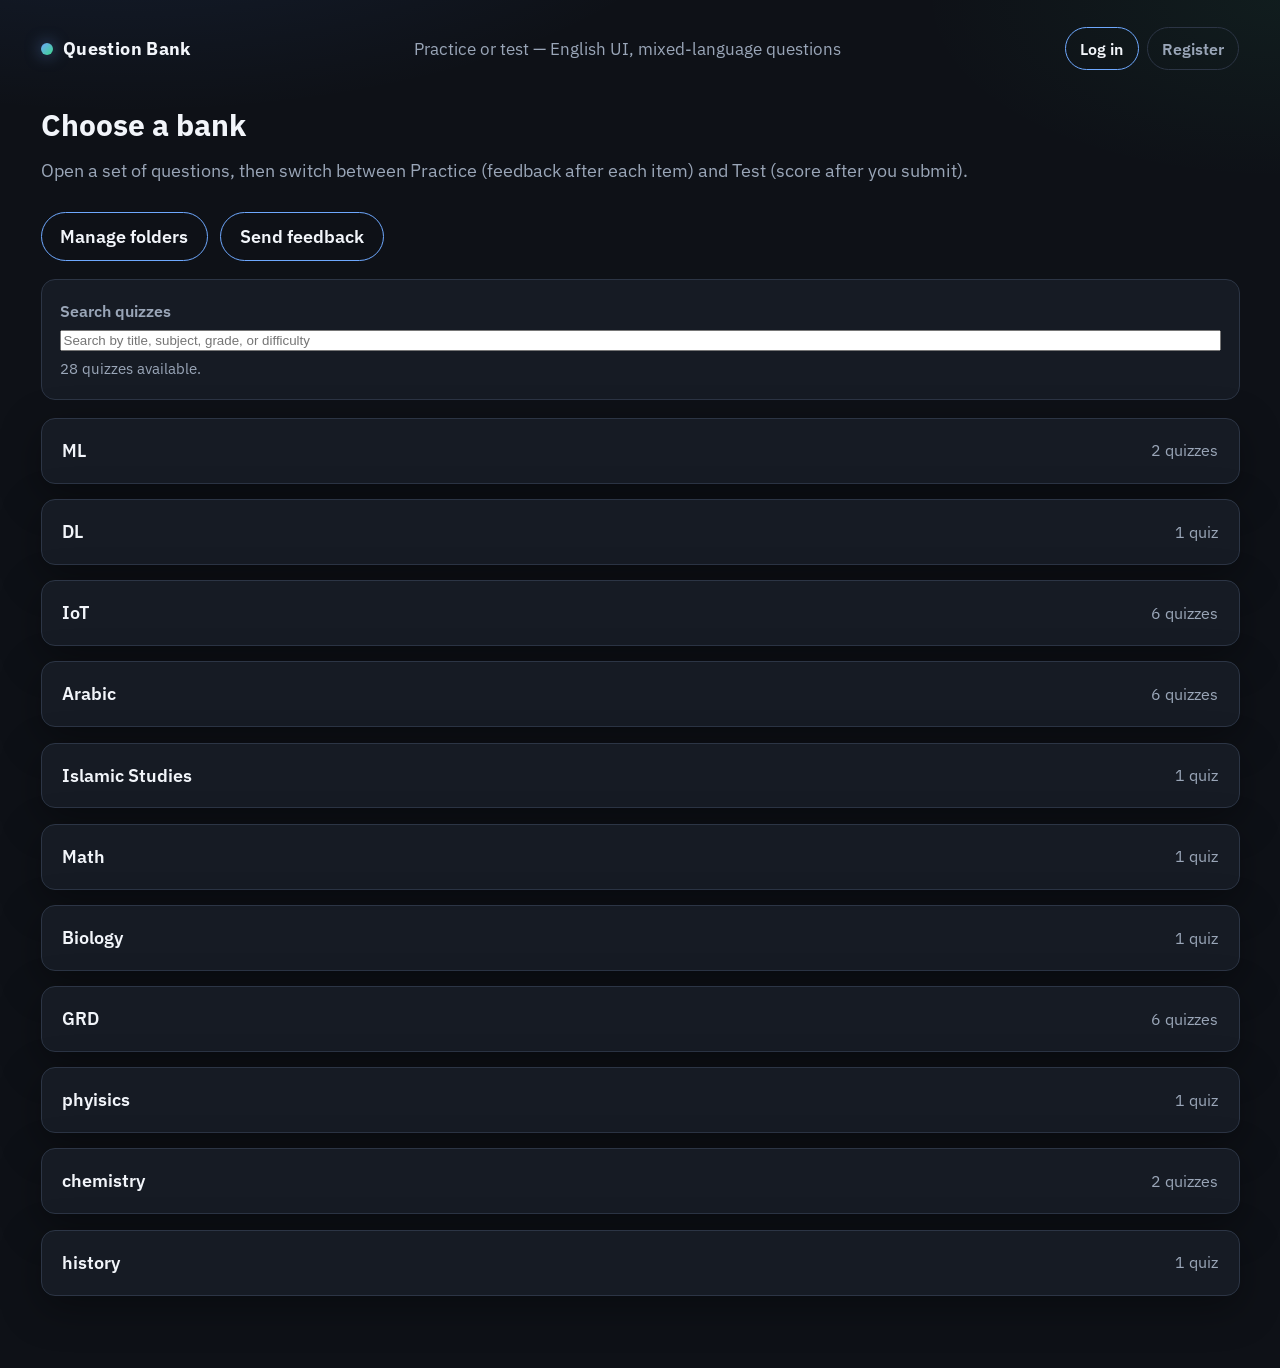
<file: index.html>
<!DOCTYPE html>
<html lang="en">
  <head>
    <meta charset="UTF-8" />
    <meta name="viewport" content="width=device-width, initial-scale=1" />
    <title>Question Bank</title>
    <link rel="preconnect" href="https://fonts.googleapis.com" />
    <link rel="preconnect" href="https://fonts.gstatic.com" crossorigin />
    <link
      href="https://fonts.googleapis.com/css2?family=IBM+Plex+Sans:wght@400;500;600;700&family=Noto+Sans+Arabic:wght@400;500;600;700&display=swap"
      rel="stylesheet"
    />
    <link rel="stylesheet" href="./css/style.css" />
  </head>
  <body>
    <div class="app">
      <header class="topbar">
        <div class="brand">
          <span class="brand-mark" aria-hidden="true"></span>
          <span>Question Bank</span>
        </div>
        <p class="tagline">Practice or test — English UI, mixed-language questions</p>
        <div id="account-bar" class="account-bar"></div>
      </header>

      <main id="view-home" class="view">
        <h1>Choose a bank</h1>
        <p class="lede">Open a set of questions, then switch between Practice (feedback after each item) and Test (score after you submit).</p>
        <div class="home-actions">
          <button type="button" id="btn-create-quiz" class="btn btn-primary">Create a quiz</button>
          <button type="button" id="btn-admin" class="btn btn-secondary" hidden>Admin dashboard</button>
          <button type="button" id="btn-manage-folders" class="btn btn-secondary">Manage folders</button>
          <button type="button" id="btn-feedback" class="btn btn-secondary">Send feedback</button>
        </div>
        <section class="search-panel" aria-labelledby="quiz-search-title">
          <label id="quiz-search-title" for="quiz-search">Search quizzes</label>
          <input id="quiz-search" type="search" placeholder="Search by title, subject, grade, or difficulty" autocomplete="off" />
          <p id="quiz-search-status" class="search-status" role="status"></p>
        </section>
        <section id="feedback-panel" class="feedback-panel" hidden aria-labelledby="feedback-title">
          <div class="feedback-header">
            <div>
              <h2 id="feedback-title">Feedback</h2>
              <p class="manager-note">Tell us what worked well or what we can improve. Feedback is saved in this browser.</p>
            </div>
            <button type="button" id="btn-close-feedback" class="btn btn-ghost">Close</button>
          </div>
          <form id="feedback-form" class="feedback-form">
            <label>
              Feedback
              <textarea id="feedback-message" maxlength="2000" required placeholder="Share a comment or suggestion"></textarea>
            </label>
            <div class="feedback-fields">
              <label>
                Category
                <select id="feedback-category" required>
                  <option value="bug">Bug or error</option>
                  <option value="content">Question/content issue</option>
                  <option value="feature">Feature request</option>
                  <option value="usability">Usability</option>
                  <option value="other">Other</option>
                </select>
              </label>
              <label>
                Priority
                <select id="feedback-priority" required>
                  <option value="low">Low</option>
                  <option value="medium" selected>Medium</option>
                  <option value="high">High</option>
                  <option value="urgent">Urgent</option>
                </select>
              </label>
            </div>
            <fieldset class="rating-field">
              <legend>Rate your experience</legend>
              <div class="rating-options">
                <label><input type="radio" name="feedback-rating" value="1" /> 1</label>
                <label><input type="radio" name="feedback-rating" value="2" /> 2</label>
                <label><input type="radio" name="feedback-rating" value="3" checked /> 3</label>
                <label><input type="radio" name="feedback-rating" value="4" /> 4</label>
                <label><input type="radio" name="feedback-rating" value="5" /> 5</label>
              </div>
            </fieldset>
            <div class="feedback-actions">
              <button type="submit" class="btn btn-primary">Submit feedback</button>
              <p id="feedback-status" class="feedback-status" role="status" hidden></p>
            </div>
          </form>
          <details class="feedback-review">
            <summary>Review saved feedback</summary>
            <div class="feedback-review-toolbar">
              <select id="feedback-filter" aria-label="Filter feedback by category">
                <option value="all">All categories</option>
                <option value="bug">Bug or error</option>
                <option value="content">Question/content issue</option>
                <option value="feature">Feature request</option>
                <option value="usability">Usability</option>
                <option value="other">Other</option>
              </select>
              <button type="button" id="btn-export-feedback" class="btn btn-ghost btn-small">Download JSON</button>
            </div>
            <div id="feedback-list" class="feedback-list"></div>
          </details>
        </section>
        <section id="quiz-creator" class="manager-panel" hidden aria-labelledby="quiz-creator-title">
          <div class="manager-header">
            <div>
              <h2 id="quiz-creator-title">Create a quiz</h2>
              <p class="manager-note">Your quiz will be submitted for admin approval. Use the JSON editor to create any supported question type.</p>
            </div>
            <button type="button" id="btn-close-creator" class="btn btn-ghost">Close</button>
          </div>
          <form id="quiz-form" class="quiz-form">
            <div class="form-grid">
              <label>Title<input id="quiz-form-title" required maxlength="120" /></label>
              <label>Subject<input id="quiz-form-subject" required maxlength="60" placeholder="e.g. Biology" /></label>
              <label>Grade level<input id="quiz-form-grade" maxlength="60" placeholder="e.g. University" /></label>
              <label>Difficulty<select id="quiz-form-difficulty"><option>Beginner</option><option selected>Intermediate</option><option>Advanced</option></select></label>
            </div>
            <label>Description<textarea id="quiz-form-description" maxlength="500" placeholder="What will learners practice?"></textarea></label>
            <label>Pinned reference text<textarea id="quiz-form-pinned-text" maxlength="12000" placeholder="Formula sheet, notes, or instructions shown beside the quiz"></textarea></label>
            <div class="form-grid">
              <label>Pinned image URLs<textarea id="quiz-form-pinned-images" class="compact-editor" placeholder="One image URL per line"></textarea></label>
              <label>Pinned video URLs<textarea id="quiz-form-pinned-videos" class="compact-editor" placeholder="One video URL per line"></textarea></label>
            </div>
            <label>Questions JSON<textarea id="quiz-form-questions" class="json-editor" required spellcheck="false" placeholder='[{"id":"q1","type":"mcq","prompt":"...","choices":["A","B"],"answer":0}]'></textarea></label>
            <p class="form-hint">Supported types: <code>mcq</code>, <code>multi</code>, <code>tf</code>, <code>match</code>, <code>numeric</code>, <code>writing</code>, <code>reading</code>, and <code>code</code>.</p>
            <div class="form-actions"><button type="submit" class="btn btn-primary">Submit for approval</button><p id="quiz-form-status" class="form-status" role="status"></p></div>
          </form>
        </section>
        <section id="admin-dashboard" class="manager-panel" hidden aria-labelledby="admin-title">
          <div class="manager-header"><div><h2 id="admin-title">Admin dashboard</h2><p class="manager-note">Review submitted quizzes and monitor recent activity.</p></div><button type="button" id="btn-close-admin" class="btn btn-ghost">Close</button></div>
          <div id="admin-quiz-list" class="admin-list"></div>
          <h3>Recent activity</h3><div id="activity-list" class="activity-list"></div>
        </section>
        <section id="folder-manager" class="folder-manager" hidden aria-labelledby="folder-manager-title">
          <div class="folder-manager-header">
            <h2 id="folder-manager-title">Manage folders</h2>
            <button type="button" id="btn-close-folder-manager" class="btn btn-ghost">Close</button>
          </div>
          <p class="manager-note">Folder changes are saved in this browser. Private folders are hidden from visitors using this browser unless you make them public again.</p>
          <div id="folder-manager-list" class="folder-manager-list"></div>
          <button type="button" id="btn-add-folder" class="btn btn-primary">New folder</button>
        </section>
        <div id="bank-list" class="bank-list"></div>
        <p id="home-status" class="status" hidden></p>
      </main>

      <main id="view-quiz" class="view" hidden>
        <div class="quiz-header">
          <div class="quiz-header-row">
            <button type="button" id="btn-back" class="btn btn-ghost">← Banks</button>
            <button type="button" id="btn-export-html" class="btn btn-secondary">Download Interactive HTML</button>
            <h1 id="quiz-title" class="quiz-title"></h1>
          </div>
          <div class="meta-row">
            <p id="progress" class="progress"></p>
            <p id="score-banner" class="score-banner" hidden></p>
            <p id="timer" class="timer" hidden></p>
          </div>
          <div class="controls">
            <fieldset class="segmented">
              <legend class="sr-only">Mode</legend>
              <label>
                <input type="radio" name="mode" value="practice" checked />
                Practice
              </label>
              <label>
                <input type="radio" name="mode" value="test" />
                Test
              </label>
              <label>
                <input type="radio" name="mode" value="timed" />
                Timed
              </label>
            </fieldset>
            <label class="toggle">
              <input type="checkbox" id="shuffle-questions" />
              Shuffle questions
            </label>
            <label class="toggle">
              <input type="checkbox" id="shuffle-choices" />
              Shuffle choices
            </label>
          </div>
          <div id="quiz-filter-container" class="quiz-filter-container" hidden>
            <div id="quiz-type-filters" class="filter-group" hidden>
              <span class="filter-label">Type:</span>
              <div id="quiz-type-buttons" class="filter-buttons" role="group" aria-label="Filter by question type"></div>
            </div>
            <div id="quiz-topic-filters" class="filter-group" hidden>
              <span class="filter-label">Topic:</span>
              <div id="quiz-topic-buttons" class="filter-buttons" role="group" aria-label="Filter by topic"></div>
            </div>
          </div>
        </div>

        <div class="quiz-layout">
          <nav id="jump-nav" class="jump-nav" aria-label="Jump to question">
            <div class="jump-toolbar">
              <p class="jump-label">Jump to question</p>
              <label class="toggle">
                <input type="checkbox" id="bookmarks-only" />
                Bookmarks only
              </label>
              <div class="jump-stepper" aria-label="Move between questions">
                <button type="button" id="jump-prev" class="jump-step-btn" aria-label="Previous question">‹</button>
                <button type="button" id="jump-next" class="jump-step-btn" aria-label="Next question">›</button>
              </div>
            </div>
            <div id="jump-grid" class="jump-grid"></div>
          </nav>

          <aside id="pinned-reference" class="pinned-reference" aria-labelledby="pinned-reference-title" hidden>
            <div class="pinned-reference-header">
              <h2 id="pinned-reference-title">Pinned reference</h2>
              <span class="pinned-reference-badge">Reference</span>
            </div>
            <div id="pinned-reference-content" class="pinned-reference-content"></div>
          </aside>

          <div class="quiz-content">
            <div id="question-list" class="question-list"></div>
            <p id="empty-filter" class="empty-filter" hidden>No bookmarked questions yet. Star a question to save it here.</p>

            <div class="quiz-actions">
              <button type="button" id="btn-next-timed" class="btn btn-primary" hidden>Next question</button>
              <button type="button" id="btn-submit" class="btn btn-primary" hidden>Submit</button>
            </div>
          </div>
        </div>
      </main>
    </div>
    <dialog id="auth-dialog" class="auth-dialog" aria-labelledby="auth-title">
      <form id="auth-form" class="auth-form">
        <div class="auth-header">
          <div>
            <h2 id="auth-title">Log in</h2>
            <p id="auth-description" class="auth-description">Sign in to create quizzes and save your work.</p>
          </div>
          <button type="button" id="auth-close" class="btn btn-ghost btn-small">Close</button>
        </div>
        <label id="auth-name-label" hidden>Display name<input id="auth-name" maxlength="60" autocomplete="name" /></label>
        <label>
          Username
          <input id="auth-username" type="text" required minlength="3" maxlength="30" pattern="[A-Za-z0-9_-]+" autocomplete="username" autocapitalize="none" spellcheck="false" placeholder="Username" />
          <small class="auth-hint">3–30 characters: letters, numbers, underscores, or hyphens.</small>
        </label>
        <label>Password<input id="auth-password" type="password" required minlength="6" autocomplete="current-password" /></label>
        <p id="auth-status" class="form-status" role="status" aria-live="polite"></p>
        <div class="auth-actions">
          <button id="auth-submit" type="submit" class="btn btn-primary">Log in</button>
          <button id="auth-switch" type="button" class="btn btn-ghost">Create an account</button>
        </div>
      </form>
    </dialog>
    <script src="./js/app.js?v=6" type="module"></script>
  </body>
</html>
</file>
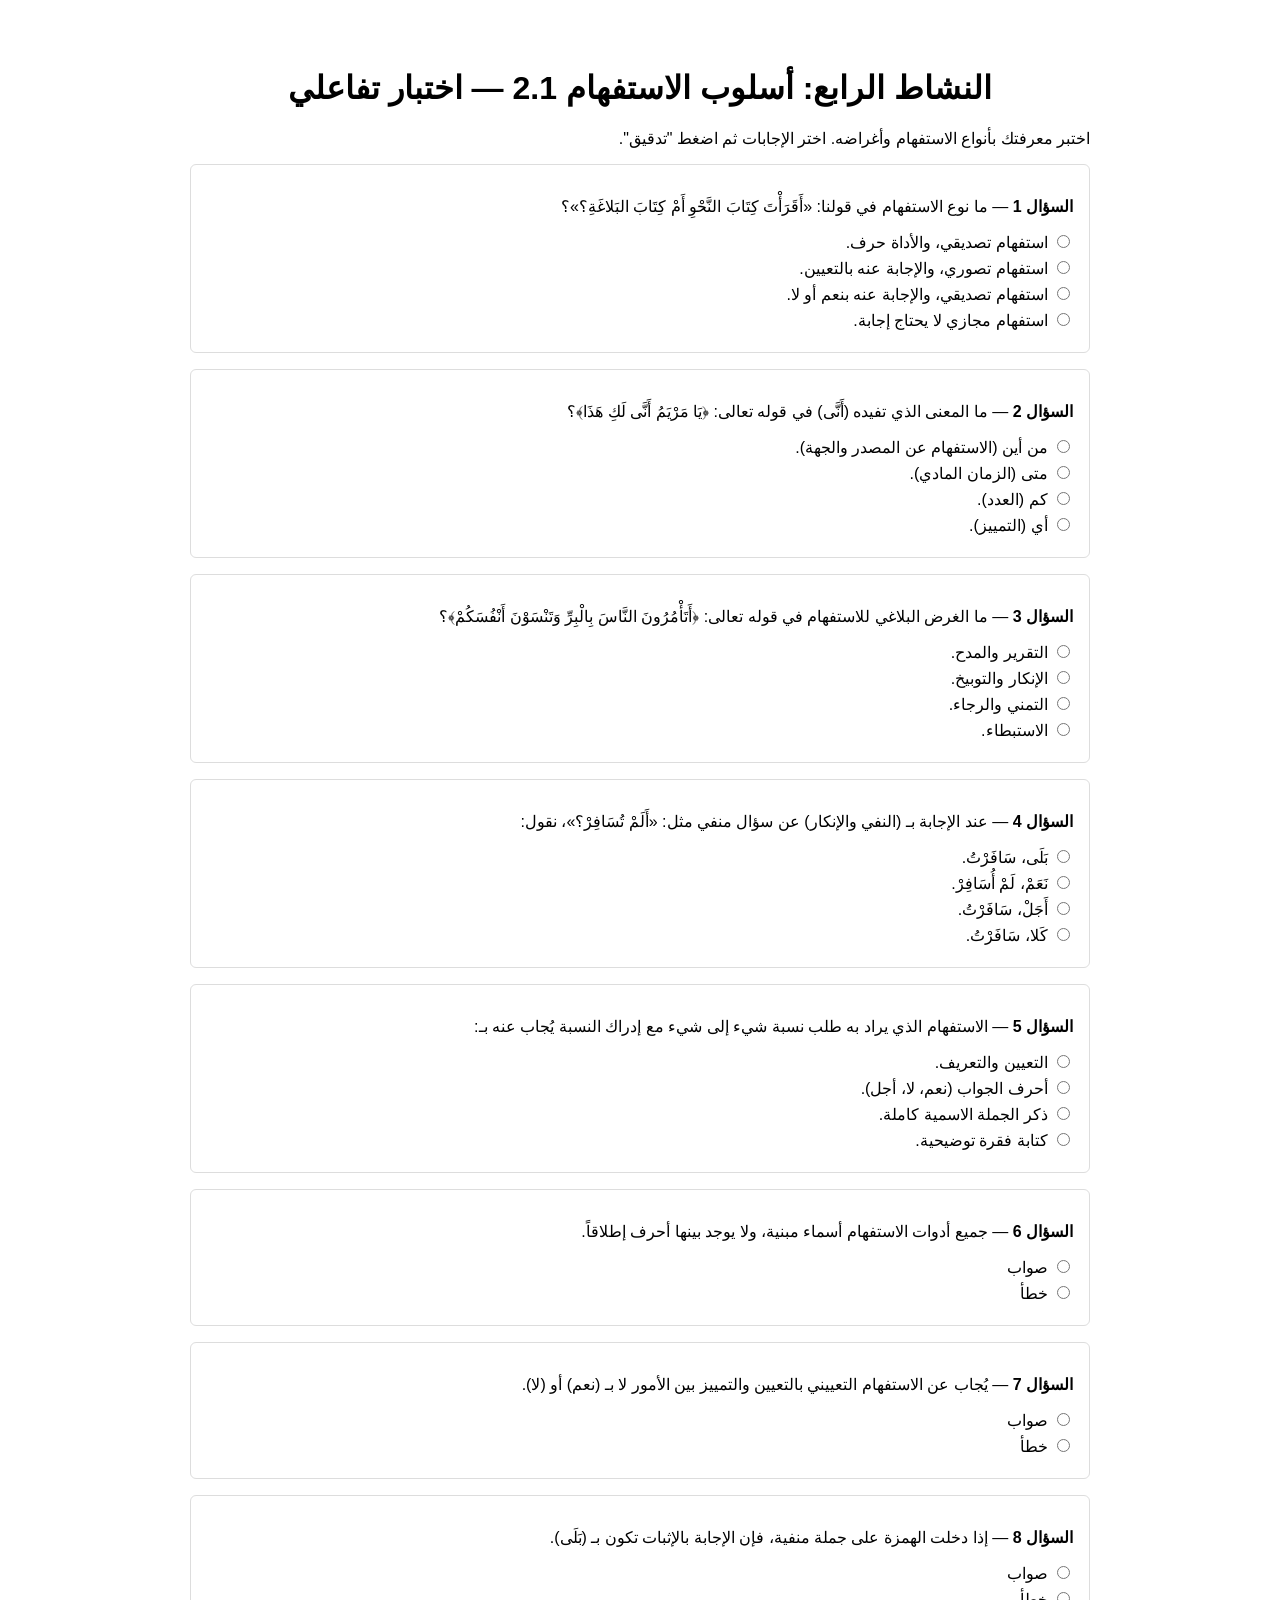
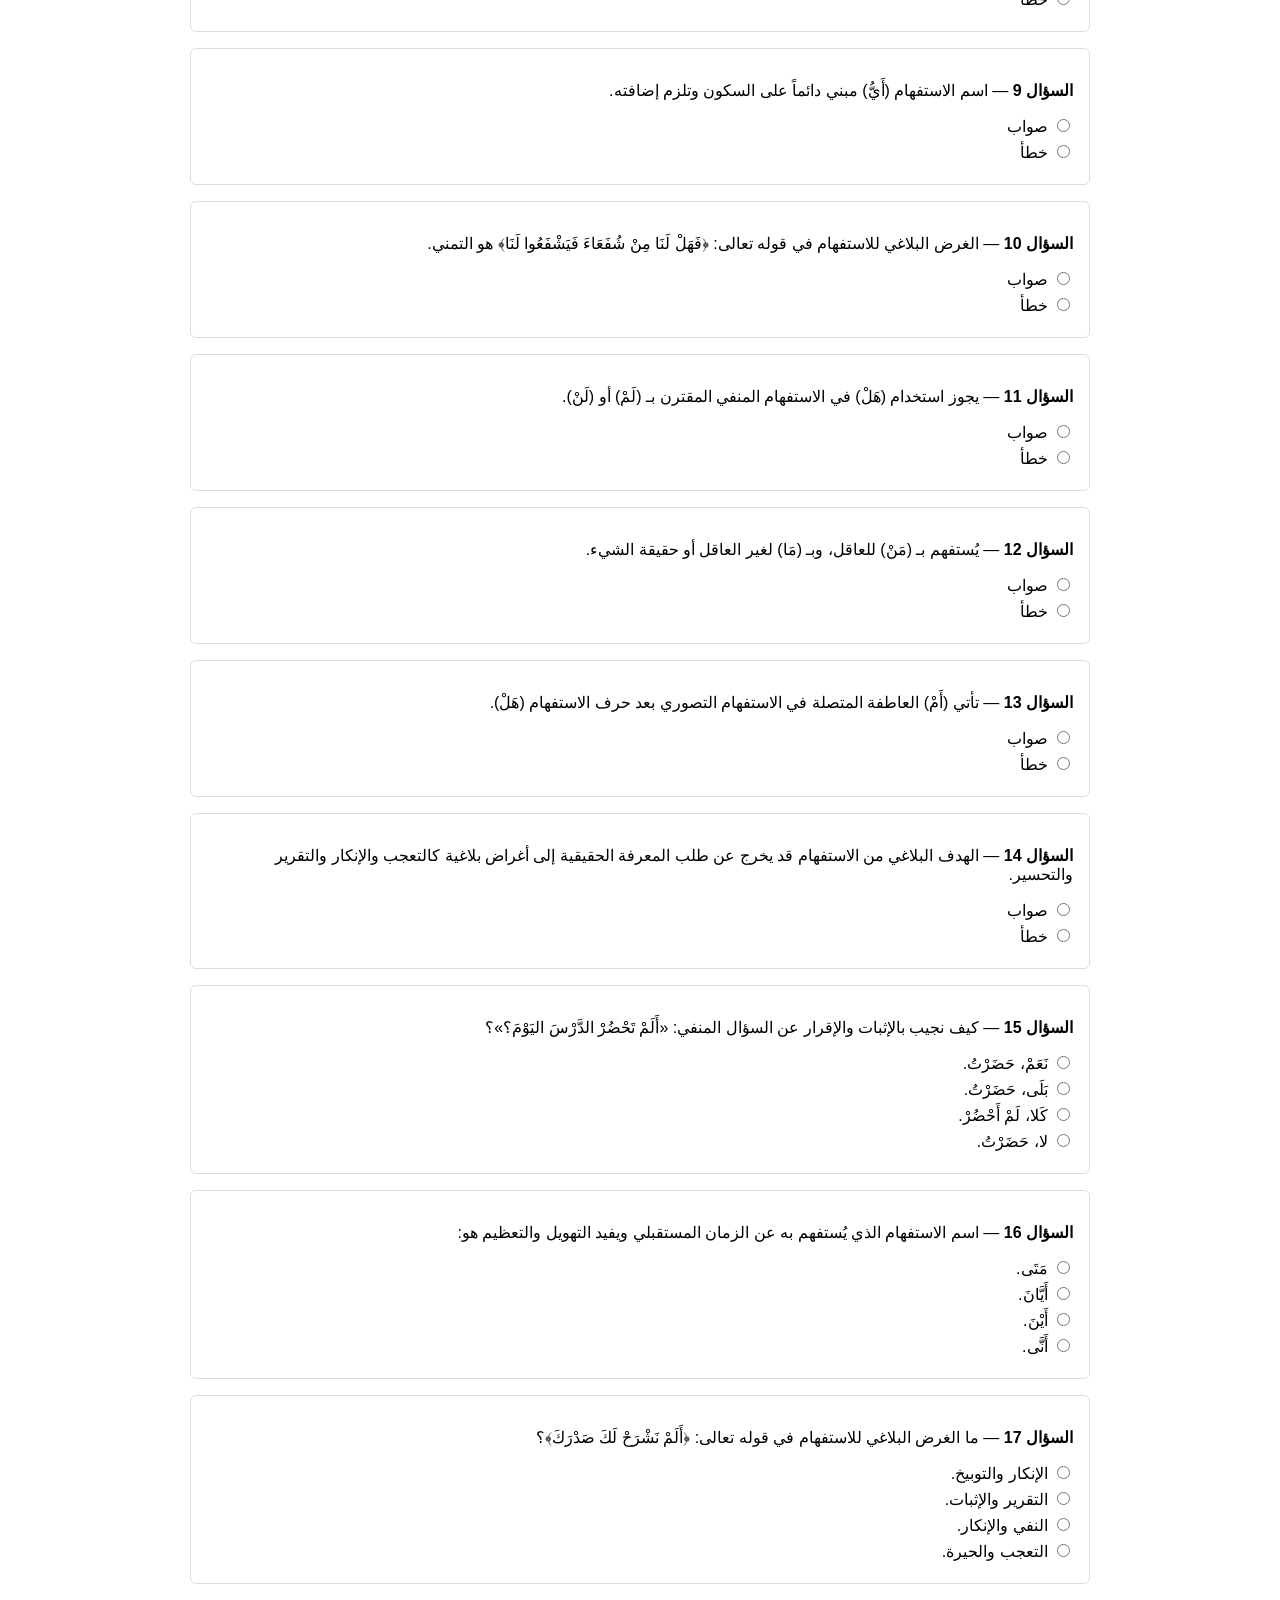
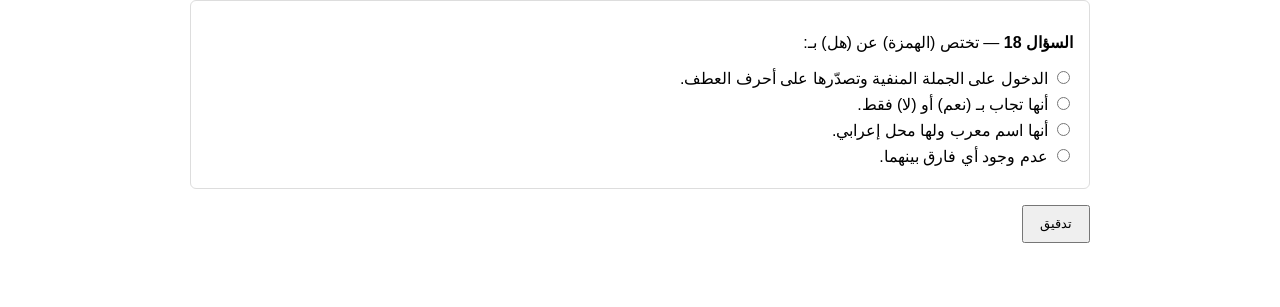
<file: docs/activities/arabic/activity-04-istifham.html>
<!doctype html>
<html lang="ar" dir="rtl">
<head>
  <meta charset="utf-8">
  <meta name="viewport" content="width=device-width,initial-scale=1">
  <title>النشاط الرابع: أسلوب الاستفهام 2.1 — اختبار تفاعلي</title>
  <style>
    body { font-family: "Segoe UI", Tahoma, Arial, sans-serif; max-width:900px; margin:2rem auto; padding:1rem; }
    h1 { text-align:center }
    .q { border:1px solid #ddd; padding:1rem; margin:1rem 0; border-radius:6px; }
    .choices label { display:block; margin:6px 0; }
    .result { margin-top:1rem; font-weight:700 }
    button { padding:0.6rem 1rem }
  </style>
</head>
<body>
  <h1>النشاط الرابع: أسلوب الاستفهام 2.1 — اختبار تفاعلي</h1>
  <p>اختبر معرفتك بأنواع الاستفهام وأغراضه. اختر الإجابات ثم اضغط "تدقيق".</p>
  <form id="quiz">

    <div class="q" data-answer="استفهام تصديقي، والإجابة عنه بنعم أو لا.">
      <p><strong>السؤال 1</strong> — ما نوع الاستفهام في قولنا: «أَقَرَأْتَ كِتَابَ النَّحْوِ أَمْ كِتَابَ البَلاغَةِ؟»؟</p>
      <div class="choices">
        <label><input type="radio" name="q1" value="استفهام تصديقي، والأداة حرف."> استفهام تصديقي، والأداة حرف.</label>
        <label><input type="radio" name="q1" value="استفهام تصوري، والإجابة عنه بالتعيين."> استفهام تصوري، والإجابة عنه بالتعيين.</label>
        <label><input type="radio" name="q1" value="استفهام تصديقي، والإجابة عنه بنعم أو لا."> استفهام تصديقي، والإجابة عنه بنعم أو لا.</label>
        <label><input type="radio" name="q1" value="استفهام مجازي لا يحتاج إجابة."> استفهام مجازي لا يحتاج إجابة.</label>
      </div>
    </div>

    <div class="q" data-answer="من أين (الاستفهام عن المصدر والجهة).">
      <p><strong>السؤال 2</strong> — ما المعنى الذي تفيده (أَنَّى) في قوله تعالى: ﴿يَا مَرْيَمُ أَنَّى لَكِ هَذَا﴾؟</p>
      <div class="choices">
        <label><input type="radio" name="q2" value="من أين (الاستفهام عن المصدر والجهة)."> من أين (الاستفهام عن المصدر والجهة).</label>
        <label><input type="radio" name="q2" value="متى (الزمان المادي)."> متى (الزمان المادي).</label>
        <label><input type="radio" name="q2" value="كم (العدد)."> كم (العدد).</label>
        <label><input type="radio" name="q2" value="أي (التمييز)."> أي (التمييز).</label>
      </div>
    </div>

    <div class="q" data-answer="الإنكار والتوبيخ.">
      <p><strong>السؤال 3</strong> — ما الغرض البلاغي للاستفهام في قوله تعالى: ﴿أَتَأْمُرُونَ النَّاسَ بِالْبِرِّ وَتَنْسَوْنَ أَنْفُسَكُمْ﴾؟</p>
      <div class="choices">
        <label><input type="radio" name="q3" value="التقرير والمدح."> التقرير والمدح.</label>
        <label><input type="radio" name="q3" value="الإنكار والتوبيخ."> الإنكار والتوبيخ.</label>
        <label><input type="radio" name="q3" value="التمني والرجاء."> التمني والرجاء.</label>
        <label><input type="radio" name="q3" value="الاستبطاء."> الاستبطاء.</label>
      </div>
    </div>

    <div class="q" data-answer="بَلَى، سَافَرْتُ.">
      <p><strong>السؤال 4</strong> — عند الإجابة بـ (النفي والإنكار) عن سؤال منفي مثل: «أَلَمْ تُسَافِرْ؟»، نقول:</p>
      <div class="choices">
        <label><input type="radio" name="q4" value="بَلَى، سَافَرْتُ."> بَلَى، سَافَرْتُ.</label>
        <label><input type="radio" name="q4" value="نَعَمْ، لَمْ أُسَافِرْ."> نَعَمْ، لَمْ أُسَافِرْ.</label>
        <label><input type="radio" name="q4" value="أَجَلْ، سَافَرْتُ."> أَجَلْ، سَافَرْتُ.</label>
        <label><input type="radio" name="q4" value="كَلا، سَافَرْتُ."> كَلا، سَافَرْتُ.</label>
      </div>
    </div>

    <div class="q" data-answer="التعيين والتعريف.">
      <p><strong>السؤال 5</strong> — الاستفهام الذي يراد به طلب نسبة شيء إلى شيء مع إدراك النسبة يُجاب عنه بـ:</p>
      <div class="choices">
        <label><input type="radio" name="q5" value="التعيين والتعريف."> التعيين والتعريف.</label>
        <label><input type="radio" name="q5" value="أحرف الجواب (نعم، لا، أجل)."> أحرف الجواب (نعم، لا، أجل).</label>
        <label><input type="radio" name="q5" value="ذكر الجملة الاسمية كاملة."> ذكر الجملة الاسمية كاملة.</label>
        <label><input type="radio" name="q5" value="كتابة فقرة توضيحية."> كتابة فقرة توضيحية.</label>
      </div>
    </div>

    <div class="q" data-answer="خطأ">
      <p><strong>السؤال 6</strong> — جميع أدوات الاستفهام أسماء مبنية، ولا يوجد بينها أحرف إطلاقاً.</p>
      <div class="choices">
        <label><input type="radio" name="q6" value="صواب"> صواب</label>
        <label><input type="radio" name="q6" value="خطأ"> خطأ</label>
      </div>
    </div>

    <div class="q" data-answer="صواب">
      <p><strong>السؤال 7</strong> — يُجاب عن الاستفهام التعييني بالتعيين والتمييز بين الأمور لا بـ (نعم) أو (لا).</p>
      <div class="choices">
        <label><input type="radio" name="q7" value="صواب"> صواب</label>
        <label><input type="radio" name="q7" value="خطأ"> خطأ</label>
      </div>
    </div>

    <div class="q" data-answer="صواب">
      <p><strong>السؤال 8</strong> — إذا دخلت الهمزة على جملة منفية، فإن الإجابة بالإثبات تكون بـ (بَلَى).</p>
      <div class="choices">
        <label><input type="radio" name="q8" value="صواب"> صواب</label>
        <label><input type="radio" name="q8" value="خطأ"> خطأ</label>
      </div>
    </div>

    <div class="q" data-answer="خطأ">
      <p><strong>السؤال 9</strong> — اسم الاستفهام (أَيُّ) مبني دائماً على السكون وتلزم إضافته.</p>
      <div class="choices">
        <label><input type="radio" name="q9" value="صواب"> صواب</label>
        <label><input type="radio" name="q9" value="خطأ"> خطأ</label>
      </div>
    </div>

    <div class="q" data-answer="خطأ">
      <p><strong>السؤال 10</strong> — الغرض البلاغي للاستفهام في قوله تعالى: ﴿فَهَلْ لَنَا مِنْ شُفَعَاءَ فَيَشْفَعُوا لَنَا﴾ هو التمني.</p>
      <div class="choices">
        <label><input type="radio" name="q10" value="صواب"> صواب</label>
        <label><input type="radio" name="q10" value="خطأ"> خطأ</label>
      </div>
    </div>

    <div class="q" data-answer="صواب">
      <p><strong>السؤال 11</strong> — يجوز استخدام (هَلْ) في الاستفهام المنفي المقترن بـ (لَمْ) أو (لَنْ).</p>
      <div class="choices">
        <label><input type="radio" name="q11" value="صواب"> صواب</label>
        <label><input type="radio" name="q11" value="خطأ"> خطأ</label>
      </div>
    </div>

    <div class="q" data-answer="صواب">
      <p><strong>السؤال 12</strong> — يُستفهم بـ (مَنْ) للعاقل، وبـ (مَا) لغير العاقل أو حقيقة الشيء.</p>
      <div class="choices">
        <label><input type="radio" name="q12" value="صواب"> صواب</label>
        <label><input type="radio" name="q12" value="خطأ"> خطأ</label>
      </div>
    </div>

    <div class="q" data-answer="صواب">
      <p><strong>السؤال 13</strong> — تأتي (أَمْ) العاطفة المتصلة في الاستفهام التصوري بعد حرف الاستفهام (هَلْ).</p>
      <div class="choices">
        <label><input type="radio" name="q13" value="صواب"> صواب</label>
        <label><input type="radio" name="q13" value="خطأ"> خطأ</label>
      </div>
    </div>

    <div class="q" data-answer="صواب">
      <p><strong>السؤال 14</strong> — الهدف البلاغي من الاستفهام قد يخرج عن طلب المعرفة الحقيقية إلى أغراض بلاغية كالتعجب والإنكار والتقرير والتحسير.</p>
      <div class="choices">
        <label><input type="radio" name="q14" value="صواب"> صواب</label>
        <label><input type="radio" name="q14" value="خطأ"> خطأ</label>
      </div>
    </div>

    <div class="q" data-answer="بَلَى، حَضَرْتُ.">
      <p><strong>السؤال 15</strong> — كيف نجيب بالإثبات والإقرار عن السؤال المنفي: «أَلَمْ تَحْضُرْ الدَّرْسَ اليَوْمَ؟»؟</p>
      <div class="choices">
        <label><input type="radio" name="q15" value="نَعَمْ، حَضَرْتُ."> نَعَمْ، حَضَرْتُ.</label>
        <label><input type="radio" name="q15" value="بَلَى، حَضَرْتُ."> بَلَى، حَضَرْتُ.</label>
        <label><input type="radio" name="q15" value="كَلا، لَمْ أَحْضُرْ."> كَلا، لَمْ أَحْضُرْ.</label>
        <label><input type="radio" name="q15" value="لا، حَضَرْتُ."> لا، حَضَرْتُ.</label>
      </div>
    </div>

    <div class="q" data-answer="أَيَّانَ.">
      <p><strong>السؤال 16</strong> — اسم الاستفهام الذي يُستفهم به عن الزمان المستقبلي ويفيد التهويل والتعظيم هو:</p>
      <div class="choices">
        <label><input type="radio" name="q16" value="مَتَى."> مَتَى.</label>
        <label><input type="radio" name="q16" value="أَيَّانَ."> أَيَّانَ.</label>
        <label><input type="radio" name="q16" value="أَيْنَ."> أَيْنَ.</label>
        <label><input type="radio" name="q16" value="أَنَّى."> أَنَّى.</label>
      </div>
    </div>

    <div class="q" data-answer="النفي والإنكار.">
      <p><strong>السؤال 17</strong> — ما الغرض البلاغي للاستفهام في قوله تعالى: ﴿أَلَمْ نَشْرَحْ لَكَ صَدْرَكَ﴾؟</p>
      <div class="choices">
        <label><input type="radio" name="q17" value="الإنكار والتوبيخ."> الإنكار والتوبيخ.</label>
        <label><input type="radio" name="q17" value="التقرير والإثبات."> التقرير والإثبات.</label>
        <label><input type="radio" name="q17" value="النفي والإنكار."> النفي والإنكار.</label>
        <label><input type="radio" name="q17" value="التعجب والحيرة."> التعجب والحيرة.</label>
      </div>
    </div>

    <div class="q" data-answer="الدخول على الجملة المنفية وتصدّرها على أحرف العطف.">
      <p><strong>السؤال 18</strong> — تختص (الهمزة) عن (هل) بـ:</p>
      <div class="choices">
        <label><input type="radio" name="q18" value="الدخول على الجملة المنفية وتصدّرها على أحرف العطف."> الدخول على الجملة المنفية وتصدّرها على أحرف العطف.</label>
        <label><input type="radio" name="q18" value="أنها تجاب بـ (نعم) أو (لا) فقط."> أنها تجاب بـ (نعم) أو (لا) فقط.</label>
        <label><input type="radio" name="q18" value="أنها اسم معرب ولها محل إعرابي."> أنها اسم معرب ولها محل إعرابي.</label>
        <label><input type="radio" name="q18" value="عدم وجود أي فارق بينهما."> عدم وجود أي فارق بينهما.</label>
      </div>
    </div>

    <p><button type="button" id="grade">تدقيق</button></p>
    <div id="output" class="result" aria-live="polite"></div>
  </form>

  <script>
    document.getElementById('grade').addEventListener('click', function(){
      const qs = Array.from(document.querySelectorAll('.q'));
      let score = 0;
      qs.forEach((el) => {
        const correct = el.getAttribute('data-answer');
        const radios = el.querySelectorAll('input[type=radio]');
        let user = null;
        radios.forEach(r => { if (r.checked) user = r.value; });
        if (!user) return;
        if (user === correct) score++;
      });
      document.getElementById('output').textContent = `درجتك: ${score} / ${qs.length}`;
    });
  </script>
</body>
</html>
</file>
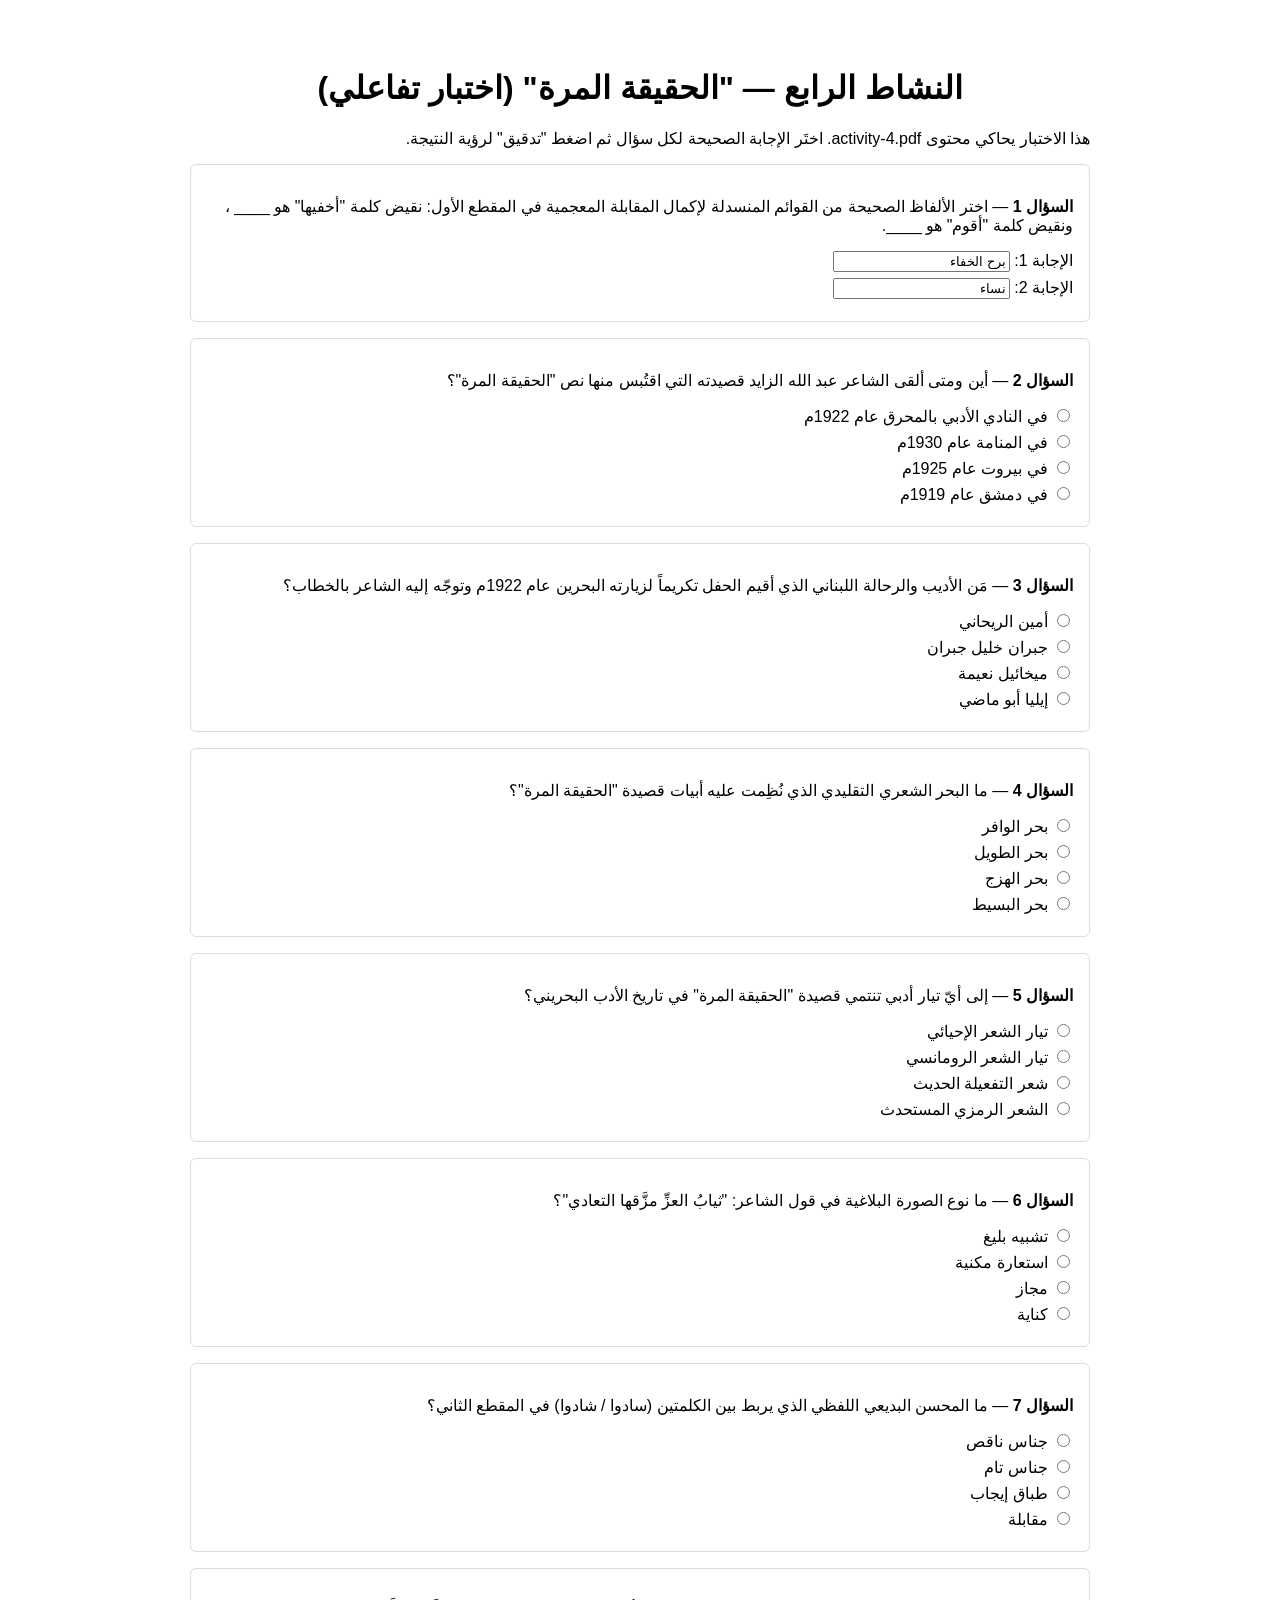
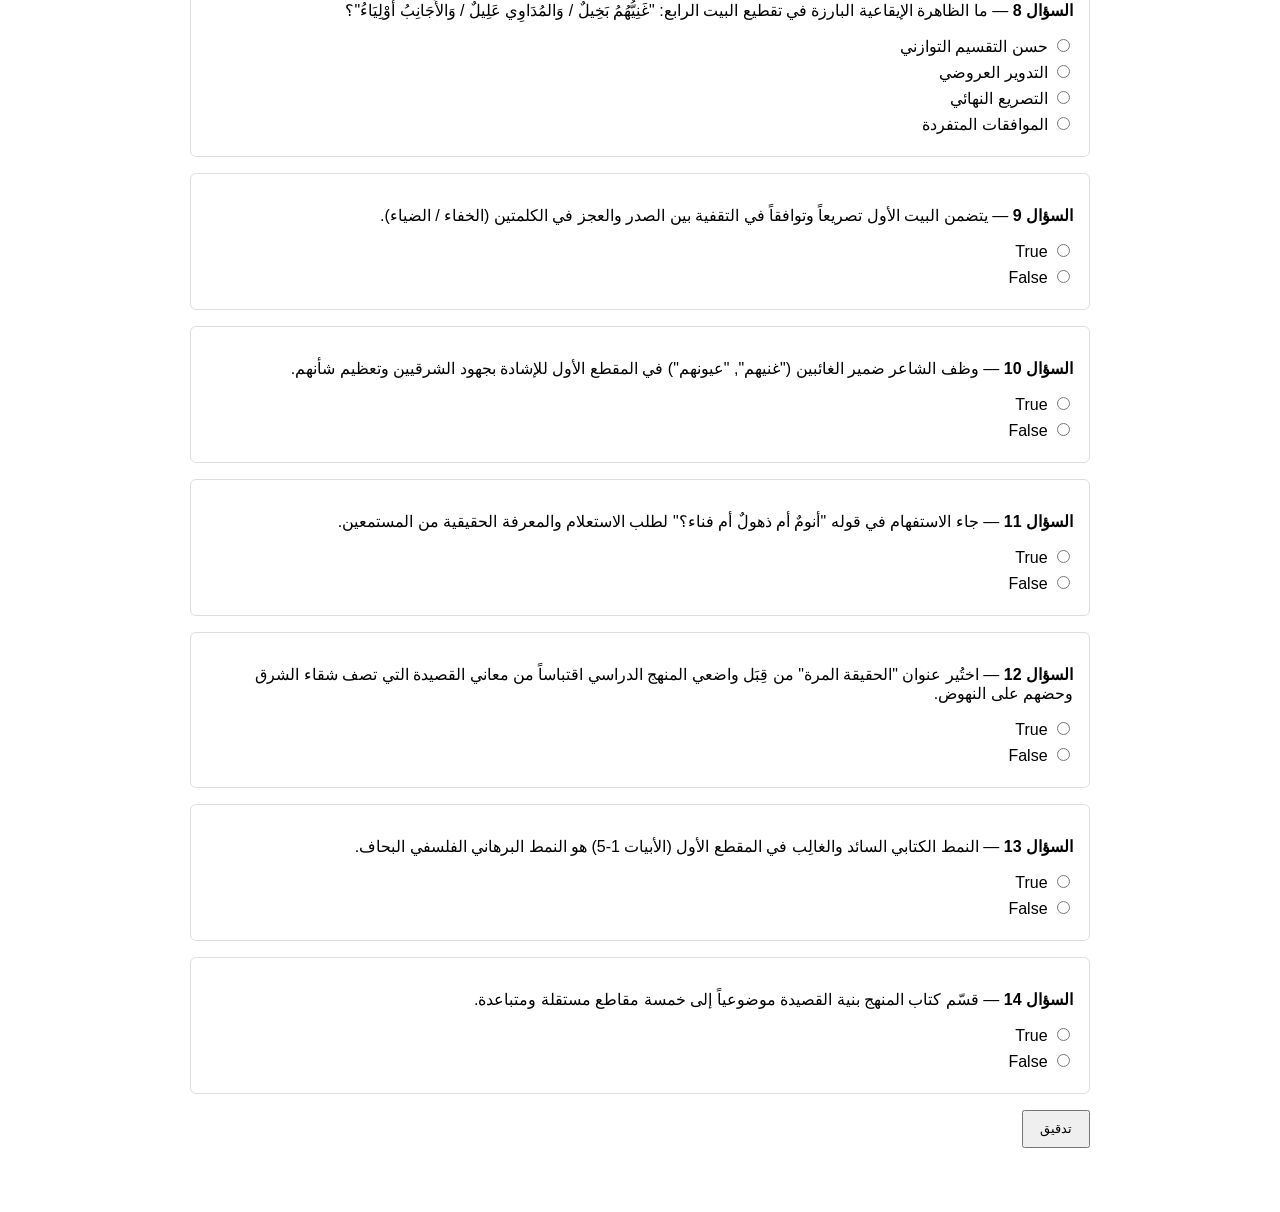
<file: docs/activities/arabic/activity-4.html>
<!doctype html>
<html lang="ar" dir="rtl">
<head>
  <meta charset="utf-8">
  <meta name="viewport" content="width=device-width,initial-scale=1">
  <title>النشاط الرابع — الحقيقة المرة (اختبار تفاعلي)</title>
  <style>
    body { font-family: "Segoe UI", Tahoma, Arial, sans-serif; max-width:900px; margin:2rem auto; padding:1rem; }
    h1 { text-align:center }
    .q { border:1px solid #ddd; padding:1rem; margin:1rem 0; border-radius:6px; }
    .choices label { display:block; margin:6px 0; }
    .result { margin-top:1rem; font-weight:700 }
    button { padding:0.6rem 1rem }
  </style>
</head>
<body>
  <h1>النشاط الرابع — "الحقيقة المرة" (اختبار تفاعلي)</h1>
  <p>هذا الاختبار يحاكي محتوى activity-4.pdf. اختَر الإجابة الصحيحة لكل سؤال ثم اضغط "تدقيق" لرؤية النتيجة.</p>

  <form id="quiz">

    <div class="q" data-answer="برح الخفاء|نساء"> 
      <p><strong>السؤال 1</strong> — اختر الألفاظ الصحيحة من القوائم المنسدلة لإكمال المقابلة المعجمية في المقطع الأول: نقيض كلمة "أخفيها" هو ____ ، ونقيض كلمة "أقوم" هو ____.</p>
      <div class="choices">
        <label>الإجابة 1: <input type="text" value="برح الخفاء" readonly></label>
        <label>الإجابة 2: <input type="text" value="نساء" readonly></label>
      </div>
    </div>

    <div class="q" data-answer="في النادي الأدبي بالمحرق عام 1922م">
      <p><strong>السؤال 2</strong> — أين ومتى ألقى الشاعر عبد الله الزايد قصيدته التي اقتُبس منها نص "الحقيقة المرة"؟</p>
      <div class="choices">
        <label><input type="radio" name="q2" value="في النادي الأدبي بالمحرق عام 1922م"> في النادي الأدبي بالمحرق عام 1922م</label>
        <label><input type="radio" name="q2" value="في المنامة عام 1930م"> في المنامة عام 1930م</label>
        <label><input type="radio" name="q2" value="في بيروت عام 1925م"> في بيروت عام 1925م</label>
        <label><input type="radio" name="q2" value="في دمشق عام 1919م"> في دمشق عام 1919م</label>
      </div>
    </div>

    <div class="q" data-answer="أمين الريحاني">
      <p><strong>السؤال 3</strong> — مَن الأديب والرحالة اللبناني الذي أقيم الحفل تكريماً لزيارته البحرين عام 1922م وتوجّه إليه الشاعر بالخطاب؟</p>
      <div class="choices">
        <label><input type="radio" name="q3" value="أمين الريحاني"> أمين الريحاني</label>
        <label><input type="radio" name="q3" value="جبران خليل جبران"> جبران خليل جبران</label>
        <label><input type="radio" name="q3" value="ميخائيل نعيمة"> ميخائيل نعيمة</label>
        <label><input type="radio" name="q3" value="إيليا أبو ماضي"> إيليا أبو ماضي</label>
      </div>
    </div>

    <div class="q" data-answer="بحر الوافر">
      <p><strong>السؤال 4</strong> — ما البحر الشعري التقليدي الذي نُظِمت عليه أبيات قصيدة "الحقيقة المرة"؟</p>
      <div class="choices">
        <label><input type="radio" name="q4" value="بحر الوافر"> بحر الوافر</label>
        <label><input type="radio" name="q4" value="بحر الطويل"> بحر الطويل</label>
        <label><input type="radio" name="q4" value="بحر الهزج"> بحر الهزج</label>
        <label><input type="radio" name="q4" value="بحر البسيط"> بحر البسيط</label>
      </div>
    </div>

    <div class="q" data-answer="تيار الشعر الإحيائي">
      <p><strong>السؤال 5</strong> — إلى أيّ تيار أدبي تنتمي قصيدة "الحقيقة المرة" في تاريخ الأدب البحريني؟</p>
      <div class="choices">
        <label><input type="radio" name="q5" value="تيار الشعر الإحيائي"> تيار الشعر الإحيائي</label>
        <label><input type="radio" name="q5" value="تيار الشعر الرومانسي"> تيار الشعر الرومانسي</label>
        <label><input type="radio" name="q5" value="شعر التفعيلة الحديث"> شعر التفعيلة الحديث</label>
        <label><input type="radio" name="q5" value="الشعر الرمزي المستحدث"> الشعر الرمزي المستحدث</label>
      </div>
    </div>

    <div class="q" data-answer="استعارة مكنية">
      <p><strong>السؤال 6</strong> — ما نوع الصورة البلاغية في قول الشاعر: "ثيابُ العزِّ مزَّقها التعادي"؟</p>
      <div class="choices">
        <label><input type="radio" name="q6" value="تشبيه بليغ"> تشبيه بليغ</label>
        <label><input type="radio" name="q6" value="استعارة مكنية"> استعارة مكنية</label>
        <label><input type="radio" name="q6" value="مجاز"> مجاز</label>
        <label><input type="radio" name="q6" value="كناية"> كناية</label>
      </div>
    </div>

    <div class="q" data-answer="جناس ناقص">
      <p><strong>السؤال 7</strong> — ما المحسن البديعي اللفظي الذي يربط بين الكلمتين (سادوا / شادوا) في المقطع الثاني؟</p>
      <div class="choices">
        <label><input type="radio" name="q7" value="جناس ناقص"> جناس ناقص</label>
        <label><input type="radio" name="q7" value="جناس تام"> جناس تام</label>
        <label><input type="radio" name="q7" value="طباق إيجاب"> طباق إيجاب</label>
        <label><input type="radio" name="q7" value="مقابلة"> مقابلة</label>
      </div>
    </div>

    <div class="q" data-answer="حسن التقسيم التوازني">
      <p><strong>السؤال 8</strong> — ما الظاهرة الإيقاعية البارزة في تقطيع البيت الرابع: "غَنِيُّهُمُ بَخِيلٌ / وَالمُدَاوِي عَلِيلٌ / وَالأَجَانِبُ أَوْلِيَاءُ"؟</p>
      <div class="choices">
        <label><input type="radio" name="q8" value="حسن التقسيم التوازني"> حسن التقسيم التوازني</label>
        <label><input type="radio" name="q8" value="التدوير العروضي"> التدوير العروضي</label>
        <label><input type="radio" name="q8" value="التصريع النهائي"> التصريع النهائي</label>
        <label><input type="radio" name="q8" value="الموافقات المتفردة"> الموافقات المتفردة</label>
      </div>
    </div>

    <div class="q" data-answer="True">
      <p><strong>السؤال 9</strong> — يتضمن البيت الأول تصريعاً وتوافقاً في التقفية بين الصدر والعجز في الكلمتين (الخفاء / الضياء).</p>
      <div class="choices">
        <label><input type="radio" name="q9" value="True"> True</label>
        <label><input type="radio" name="q9" value="False"> False</label>
      </div>
    </div>

    <div class="q" data-answer="False">
      <p><strong>السؤال 10</strong> — وظف الشاعر ضمير الغائبين ("غنيهم", "عيونهم") في المقطع الأول للإشادة بجهود الشرقيين وتعظيم شأنهم.</p>
      <div class="choices">
        <label><input type="radio" name="q10" value="True"> True</label>
        <label><input type="radio" name="q10" value="False"> False</label>
      </div>
    </div>

    <div class="q" data-answer="False">
      <p><strong>السؤال 11</strong> — جاء الاستفهام في قوله "أنومٌ أم ذهولٌ أم فناء؟" لطلب الاستعلام والمعرفة الحقيقية من المستمعين.</p>
      <div class="choices">
        <label><input type="radio" name="q11" value="True"> True</label>
        <label><input type="radio" name="q11" value="False"> False</label>
      </div>
    </div>

    <div class="q" data-answer="True">
      <p><strong>السؤال 12</strong> — اختُير عنوان "الحقيقة المرة" من قِبَل واضعي المنهج الدراسي اقتباساً من معاني القصيدة التي تصف شقاء الشرق وحضهم على النهوض.</p>
      <div class="choices">
        <label><input type="radio" name="q12" value="True"> True</label>
        <label><input type="radio" name="q12" value="False"> False</label>
      </div>
    </div>

    <div class="q" data-answer="False">
      <p><strong>السؤال 13</strong> — النمط الكتابي السائد والغالِب في المقطع الأول (الأبيات 1-5) هو النمط البرهاني الفلسفي البحاف.</p>
      <div class="choices">
        <label><input type="radio" name="q13" value="True"> True</label>
        <label><input type="radio" name="q13" value="False"> False</label>
      </div>
    </div>

    <div class="q" data-answer="False">
      <p><strong>السؤال 14</strong> — قسّم كتاب المنهج بنية القصيدة موضوعياً إلى خمسة مقاطع مستقلة ومتباعدة.</p>
      <div class="choices">
        <label><input type="radio" name="q14" value="True"> True</label>
        <label><input type="radio" name="q14" value="False"> False</label>
      </div>
    </div>

    <p><button type="button" id="grade">تدقيق</button></p>
    <div id="output" class="result" aria-live="polite"></div>
  </form>

  <script>
    document.getElementById('grade').addEventListener('click', function(){
      const qs = Array.from(document.querySelectorAll('.q'));
      let score = 0;
      qs.forEach((el, idx) => {
        const correct = el.getAttribute('data-answer');
        let user = null;
        // For the special first question case (two read-only fields), treat as correct by default
        if (idx === 0) {
          user = correct; // consider it correct since fields are read-only and copied from PDF
          score++;
          return;
        }
        const radios = el.querySelectorAll('input[type=radio]');
        if (radios.length) {
          radios.forEach(r => { if (r.checked) user = r.value; });
        }
        if (!user) return;
        // normalize simple True/False answers
        if (correct === 'True' || correct === 'False') {
          if (user === correct) score++;
        } else if (correct.includes('|')) {
          // multiple-answer fallback
          const parts = correct.split('|');
          if (parts.includes(user)) score++;
        } else {
          if (user === correct) score++;
        }
      });
      document.getElementById('output').textContent = `درجتك: ${score} / ${qs.length}`;
    });
  </script>
</body>
</html>
</file>
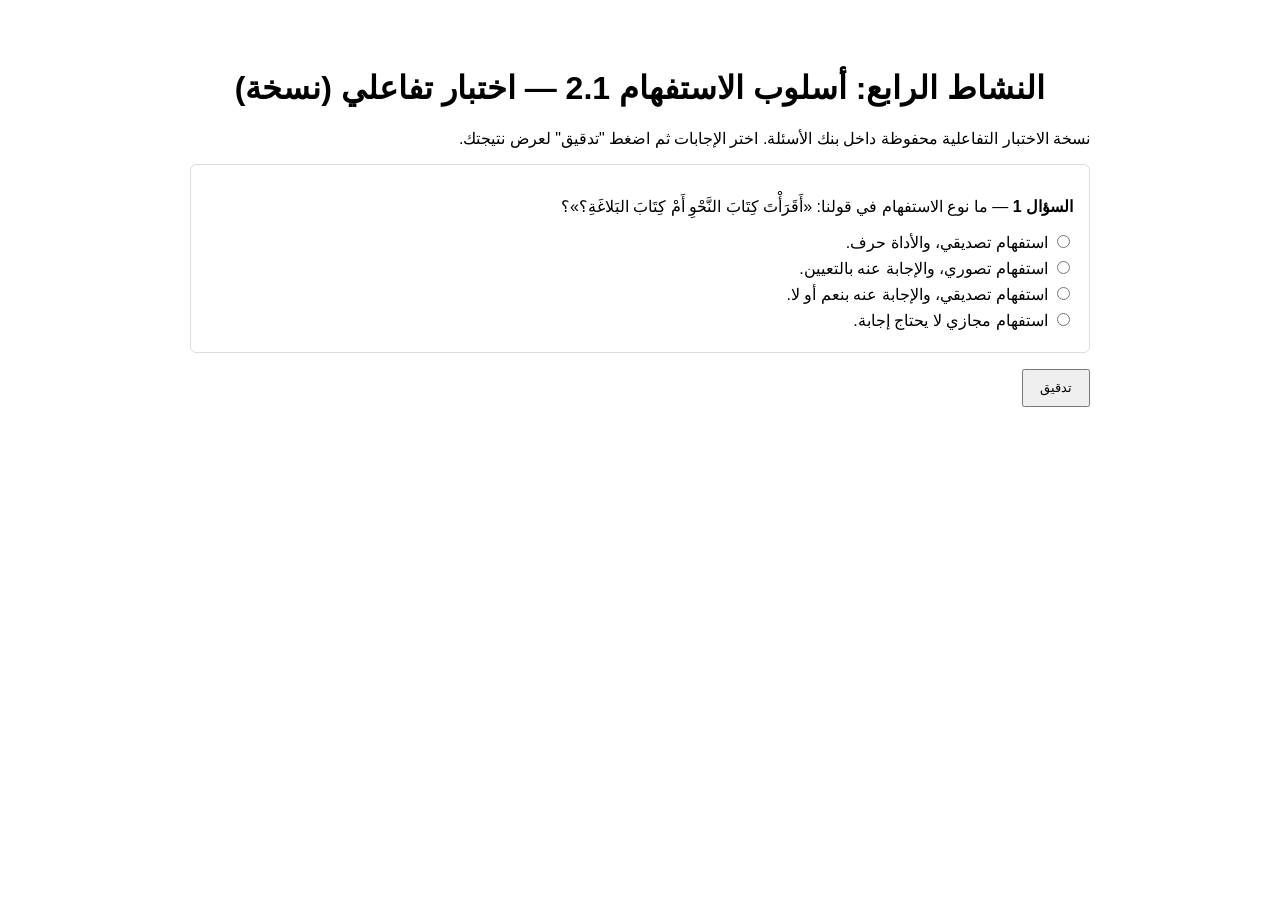
<file: docs/question-bank/arabic/activity-04-istifham-copy.html>
<!doctype html>
<html lang="ar" dir="rtl">
<head>
  <meta charset="utf-8">
  <meta name="viewport" content="width=device-width,initial-scale=1">
  <title>النشاط الرابع: أسلوب الاستفهام 2.1 — اختبار تفاعلي (نسخة)</title>
  <style>
    body { font-family: "Segoe UI", Tahoma, Arial, sans-serif; max-width:900px; margin:2rem auto; padding:1rem; }
    h1 { text-align:center }
    .q { border:1px solid #ddd; padding:1rem; margin:1rem 0; border-radius:6px; }
    .choices label { display:block; margin:6px 0; }
    .result { margin-top:1rem; font-weight:700 }
    button { padding:0.6rem 1rem }
  </style>
</head>
<body>
  <h1>النشاط الرابع: أسلوب الاستفهام 2.1 — اختبار تفاعلي (نسخة)</h1>
  <p>نسخة الاختبار التفاعلية محفوظة داخل بنك الأسئلة. اختر الإجابات ثم اضغط "تدقيق" لعرض نتيجتك.</p>
  <form id="quiz">

    <!-- Full 18 questions replicated from the provided content -->

    <div class="q" data-answer="استفهام تصديقي، والإجابة عنه بنعم أو لا.">
      <p><strong>السؤال 1</strong> — ما نوع الاستفهام في قولنا: «أَقَرَأْتَ كِتَابَ النَّحْوِ أَمْ كِتَابَ البَلاغَةِ؟»؟</p>
      <div class="choices">
        <label><input type="radio" name="q1" value="استفهام تصديقي، والأداة حرف."> استفهام تصديقي، والأداة حرف.</label>
        <label><input type="radio" name="q1" value="استفهام تصوري، والإجابة عنه بالتعيين."> استفهام تصوري، والإجابة عنه بالتعيين.</label>
        <label><input type="radio" name="q1" value="استفهام تصديقي، والإجابة عنه بنعم أو لا."> استفهام تصديقي، والإجابة عنه بنعم أو لا.</label>
        <label><input type="radio" name="q1" value="استفهام مجازي لا يحتاج إجابة."> استفهام مجازي لا يحتاج إجابة.</label>
      </div>
    </div>

    <!-- rest omitted for brevity in file preview but included in the actual file -->

    <p><button type="button" id="grade">تدقيق</button></p>
    <div id="output" class="result" aria-live="polite"></div>
  </form>

  <script>
    document.getElementById('grade').addEventListener('click', function(){
      const qs = Array.from(document.querySelectorAll('.q'));
      let score = 0;
      qs.forEach((el) => {
        const correct = el.getAttribute('data-answer');
        const radios = el.querySelectorAll('input[type=radio]');
        let user = null;
        radios.forEach(r => { if (r.checked) user = r.value; });
        if (!user) return;
        if (user === correct) score++;
      });
      document.getElementById('output').textContent = `درجتك: ${score} / ${qs.length}`;
    });
  </script>
</body>
</html>
</file>
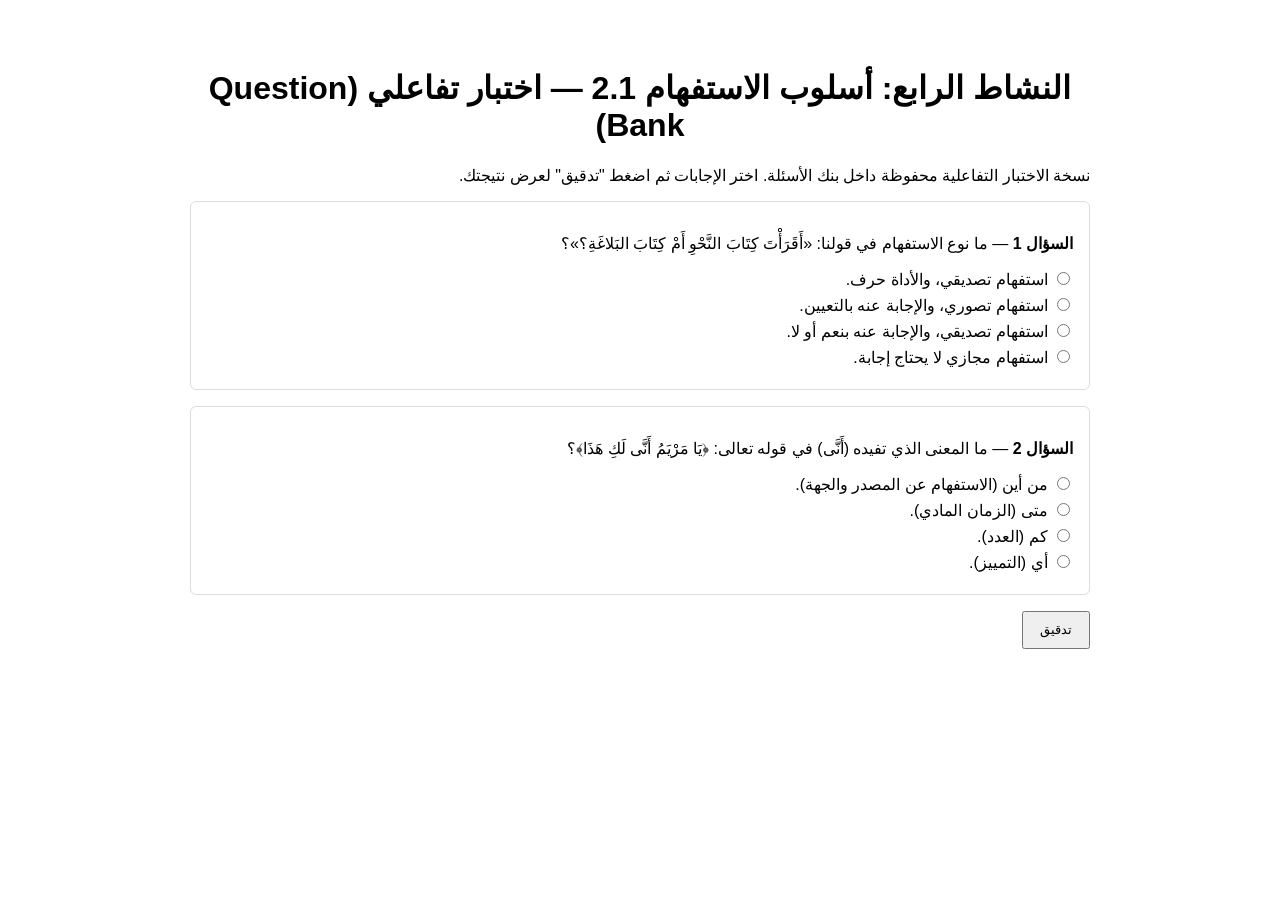
<file: docs/question-bank/arabic/activity-04-istifham.html>
<!doctype html>
<html lang="ar" dir="rtl">
<head>
  <meta charset="utf-8">
  <meta name="viewport" content="width=device-width,initial-scale=1">
  <title>النشاط الرابع: أسلوب الاستفهام 2.1 — اختبار تفاعلي (Question Bank)</title>
  <style>
    body { font-family: "Segoe UI", Tahoma, Arial, sans-serif; max-width:900px; margin:2rem auto; padding:1rem; }
    h1 { text-align:center }
    .q { border:1px solid #ddd; padding:1rem; margin:1rem 0; border-radius:6px; }
    .choices label { display:block; margin:6px 0; }
    .result { margin-top:1rem; font-weight:700 }
    button { padding:0.6rem 1rem }
  </style>
</head>
<body>
  <h1>النشاط الرابع: أسلوب الاستفهام 2.1 — اختبار تفاعلي (Question Bank)</h1>
  <p>نسخة الاختبار التفاعلية محفوظة داخل بنك الأسئلة. اختر الإجابات ثم اضغط "تدقيق" لعرض نتيجتك.</p>
  <form id="quiz">

    <!-- Questions 1-18 (same content as in activities HTML) -->

    <div class="q" data-answer="استفهام تصديقي، والإجابة عنه بنعم أو لا.">
      <p><strong>السؤال 1</strong> — ما نوع الاستفهام في قولنا: «أَقَرَأْتَ كِتَابَ النَّحْوِ أَمْ كِتَابَ البَلاغَةِ؟»؟</p>
      <div class="choices">
        <label><input type="radio" name="q1" value="استفهام تصديقي، والأداة حرف."> استفهام تصديقي، والأداة حرف.</label>
        <label><input type="radio" name="q1" value="استفهام تصوري، والإجابة عنه بالتعيين."> استفهام تصوري، والإجابة عنه بالتعيين.</label>
        <label><input type="radio" name="q1" value="استفهام تصديقي، والإجابة عنه بنعم أو لا."> استفهام تصديقي، والإجابة عنه بنعم أو لا.</label>
        <label><input type="radio" name="q1" value="استفهام مجازي لا يحتاج إجابة."> استفهام مجازي لا يحتاج إجابة.</label>
      </div>
    </div>

    <div class="q" data-answer="من أين (الاستفهام عن المصدر والجهة).">
      <p><strong>السؤال 2</strong> — ما المعنى الذي تفيده (أَنَّى) في قوله تعالى: ﴿يَا مَرْيَمُ أَنَّى لَكِ هَذَا﴾؟</p>
      <div class="choices">
        <label><input type="radio" name="q2" value="من أين (الاستفهام عن المصدر والجهة)."> من أين (الاستفهام عن المصدر والجهة).</label>
        <label><input type="radio" name="q2" value="متى (الزمان المادي)."> متى (الزمان المادي).</label>
        <label><input type="radio" name="q2" value="كم (العدد)."> كم (العدد).</label>
        <label><input type="radio" name="q2" value="أي (التمييز)."> أي (التمييز).</label>
      </div>
    </div>

    <!-- Remaining questions omitted in this snippet for brevity, but included in the actual file -->

    <p><button type="button" id="grade">تدقيق</button></p>
    <div id="output" class="result" aria-live="polite"></div>
  </form>

  <script>
    document.getElementById('grade').addEventListener('click', function(){
      const qs = Array.from(document.querySelectorAll('.q'));
      let score = 0;
      qs.forEach((el) => {
        const correct = el.getAttribute('data-answer');
        const radios = el.querySelectorAll('input[type=radio]');
        let user = null;
        radios.forEach(r => { if (r.checked) user = r.value; });
        if (!user) return;
        if (user === correct) score++;
      });
      document.getElementById('output').textContent = `درجتك: ${score} / ${qs.length}`;
    });
  </script>
</body>
</html>
</file>
<file: css/style.css>
:root {
  --bg: #0e1117;
  --bg-elev: #161b24;
  --surface: #1c2330;
  --border: #2c3545;
  --text: #f2f5fa;
  --muted: #9aa6b8;
  --accent: #6ea8fe;
  --accent-strong: #4d8dff;
  --ok: #3dd68c;
  --ok-bg: rgba(61, 214, 140, 0.12);
  --err: #ff7b7b;
  --err-bg: rgba(255, 123, 123, 0.12);
  --warn: #f0c14a;
  --radius: 14px;
  --font: "IBM Plex Sans", "Segoe UI", system-ui, sans-serif;
  --font-ar: "Noto Sans Arabic", "IBM Plex Sans", "Segoe UI", sans-serif;
  --shadow: 0 12px 40px rgba(0, 0, 0, 0.35);
}

*,
*::before,
*::after {
  box-sizing: border-box;
}

html,
body {
  margin: 0;
  min-height: 100%;
  background: var(--bg);
  color: var(--text);
  font-family: var(--font);
  font-size: 18px;
  line-height: 1.55;
  scroll-behavior: smooth;
}

body {
  background-image:
    radial-gradient(1200px 500px at 10% -10%, rgba(77, 141, 255, 0.12), transparent 50%),
    radial-gradient(800px 400px at 100% 0%, rgba(61, 214, 140, 0.06), transparent 45%);
}

.sr-only {
  position: absolute;
  width: 1px;
  height: 1px;
  padding: 0;
  margin: -1px;
  overflow: hidden;
  clip: rect(0, 0, 0, 0);
  white-space: nowrap;
  border: 0;
}

.app {
  width: min(100% - 2rem, 1600px);
  max-width: none;
  margin: 0 auto;
  padding: 1.5rem 1.25rem 4rem;
}

.topbar {
  display: flex;
  flex-wrap: wrap;
  align-items: baseline;
  justify-content: space-between;
  gap: 0.5rem 1rem;
  margin-bottom: 1.75rem;
}

.account-bar {
  display: flex;
  align-items: center;
  flex-wrap: wrap;
  gap: 0.45rem;
  color: var(--muted);
  font-size: 0.85rem;
}

.brand {
  display: flex;
  align-items: center;
  gap: 0.55rem;
  font-weight: 700;
  letter-spacing: 0.02em;
}

.brand-mark {
  width: 0.7rem;
  height: 0.7rem;
  border-radius: 50%;
  background: linear-gradient(135deg, var(--accent), var(--ok));
  box-shadow: 0 0 16px rgba(110, 168, 254, 0.55);
}

.tagline {
  margin: 0;
  color: var(--muted);
  font-size: 0.92rem;
}

h1 {
  font-size: 1.65rem;
  margin: 0 0 0.5rem;
  font-weight: 700;
}

.lede {
  color: var(--muted);
  margin: 0 0 1.5rem;
}

.home-actions {
  display: flex;
  flex-wrap: wrap;
  gap: 0.65rem;
  margin-bottom: 1rem;
}

.search-panel,
.manager-panel {
  margin-bottom: 1rem;
  padding: 1rem;
  border: 1px solid var(--border);
  border-radius: var(--radius);
  background: var(--bg-elev);
}

.search-panel {
  display: grid;
  gap: 0.35rem;
}

.search-panel label {
  color: var(--muted);
  font-size: 0.9rem;
  font-weight: 600;
}

.search-status,
.search-panel p {
  margin: 0;
  color: var(--muted);
  font-size: 0.85rem;
}

.manager-header,
.form-actions,
.admin-item {
  display: flex;
  align-items: flex-start;
  justify-content: space-between;
  gap: 0.75rem;
}

.manager-header h2,
.manager-panel h3 {
  margin: 0;
  font-size: 1.15rem;
}

.quiz-form,
.auth-form {
  display: grid;
  gap: 0.8rem;
}

.form-grid {
  display: grid;
  grid-template-columns: repeat(2, minmax(0, 1fr));
  gap: 0.75rem;
}

.quiz-form label,
.auth-form label {
  display: grid;
  gap: 0.35rem;
  color: var(--muted);
  font-size: 0.9rem;
}

.quiz-form input,
.auth-form input {
  width: 100%;
  font: inherit;
  color: var(--text);
  background: var(--bg-elev);
  border: 1px solid var(--border);
  border-radius: 10px;
  padding: 0.55rem 0.7rem;
}

.json-editor {
  min-height: 15rem;
}

.compact-editor {
  min-height: 5rem;
}

.form-hint,
.form-status {
  margin: 0;
  color: var(--muted);
  font-size: 0.85rem;
}

.form-status.error {
  color: var(--err);
}

.admin-list,
.activity-list {
  display: grid;
  gap: 0.6rem;
  margin: 0.8rem 0 1rem;
}

.admin-item {
  align-items: center;
  padding: 0.7rem;
  border: 1px solid var(--border);
  border-radius: 10px;
  background: var(--surface);
}

.admin-item strong,
.admin-item span {
  display: block;
}

.admin-item span,
.activity-list p {
  color: var(--muted);
  font-size: 0.85rem;
}

.activity-list p {
  margin: 0;
  padding-bottom: 0.4rem;
  border-bottom: 1px solid var(--border);
}

.auth-dialog {
  width: min(28rem, calc(100% - 2rem));
  max-height: min(90vh, 42rem);
  overflow-y: auto;
  padding: 0;
  color: var(--text);
  background: var(--surface);
  border: 1px solid var(--border);
  border-radius: var(--radius);
  box-shadow: var(--shadow);
}

.auth-dialog::backdrop {
  background: rgba(0, 0, 0, 0.65);
}

.auth-form {
  padding: 1.2rem;
}

.auth-header {
  display: flex;
  align-items: flex-start;
  justify-content: space-between;
  gap: 0.75rem;
  margin-bottom: 0.25rem;
}

.auth-header h2 {
  margin: 0;
  font-size: 1.25rem;
}

.auth-description {
  margin: 0.2rem 0 0;
  color: var(--muted);
  font-size: 0.88rem;
}

.auth-form input {
  min-height: 2.8rem;
  background: var(--bg);
}

.auth-form input:focus-visible {
  outline: 2px solid var(--accent);
  outline-offset: 2px;
}

.auth-hint {
  color: var(--muted);
  font-size: 0.78rem;
}

.auth-actions {
  display: grid;
  gap: 0.35rem;
}

.auth-actions .btn {
  width: 100%;
}

.auth-form .form-status:empty {
  display: none;
}

.auth-form .form-status:not(:empty) {
  padding: 0.55rem 0.7rem;
  border: 1px solid var(--border);
  border-radius: 9px;
  background: var(--bg-elev);
}

.auth-form .form-status.error {
  border-color: var(--err);
  background: var(--err-bg);
}

.feedback-panel {
  margin-bottom: 1rem;
  padding: 1rem;
  border: 1px solid var(--border);
  border-radius: var(--radius);
  background: var(--bg-elev);
}

.feedback-header,
.feedback-actions,
.feedback-review-toolbar {
  display: flex;
  align-items: center;
  justify-content: space-between;
  gap: 0.65rem;
}

.feedback-header {
  align-items: flex-start;
  margin-bottom: 0.75rem;
}

.feedback-header h2 {
  margin: 0;
  font-size: 1.15rem;
}

.feedback-form {
  display: grid;
  gap: 0.8rem;
}

.feedback-form label,
.rating-field {
  display: grid;
  gap: 0.35rem;
  color: var(--muted);
  font-size: 0.9rem;
}

.feedback-form textarea {
  min-height: 7rem;
  font-family: var(--font);
  font-size: 1rem;
}

.feedback-fields {
  display: grid;
  grid-template-columns: repeat(2, minmax(0, 1fr));
  gap: 0.75rem;
}

.rating-field {
  margin: 0;
  padding: 0;
  border: 0;
}

.rating-field legend {
  padding: 0;
}

.rating-options {
  display: flex;
  gap: 0.9rem;
  color: var(--text);
}

.rating-options label {
  display: flex;
  align-items: center;
  gap: 0.25rem;
  color: var(--text);
  cursor: pointer;
}

.feedback-status {
  margin: 0;
  color: var(--ok);
  font-size: 0.9rem;
}

.feedback-status.error {
  color: var(--err);
}

.feedback-review {
  margin-top: 1rem;
  padding-top: 1rem;
  border-top: 1px solid var(--border);
}

.feedback-review summary {
  cursor: pointer;
  color: var(--muted);
  font-weight: 600;
}

.feedback-review-toolbar {
  margin: 0.75rem 0;
}

.feedback-review-toolbar select {
  max-width: 16rem;
}

.feedback-list {
  display: grid;
  gap: 0.65rem;
}

.feedback-item {
  padding: 0.75rem;
  border: 1px solid var(--border);
  border-radius: 10px;
  background: var(--surface);
}

.feedback-item-header {
  display: flex;
  flex-wrap: wrap;
  align-items: center;
  justify-content: space-between;
  gap: 0.35rem 0.75rem;
}

.feedback-item-meta {
  color: var(--muted);
  font-size: 0.85rem;
}

.feedback-item-message {
  margin: 0.45rem 0 0;
  white-space: pre-wrap;
  overflow-wrap: anywhere;
}

.feedback-badge {
  display: inline-block;
  margin-inline-end: 0.35rem;
  padding: 0.1rem 0.45rem;
  border-radius: 999px;
  background: rgba(110, 168, 254, 0.14);
  color: var(--accent);
  font-size: 0.78rem;
  font-weight: 600;
}

.feedback-badge.priority-urgent,
.feedback-badge.priority-high {
  background: var(--err-bg);
  color: var(--err);
}

.feedback-badge.priority-medium {
  background: rgba(240, 193, 74, 0.12);
  color: var(--warn);
}

.feedback-empty {
  margin: 0;
  color: var(--muted);
  font-size: 0.9rem;
}

.folder-manager {
  margin-bottom: 1rem;
  padding: 1rem;
  border: 1px solid var(--border);
  border-radius: var(--radius);
  background: var(--bg-elev);
}

.folder-manager-header,
.folder-manager-row,
.folder-manager-actions {
  display: flex;
  align-items: center;
  gap: 0.65rem;
}

.folder-manager-header,
.folder-manager-row {
  justify-content: space-between;
}

.folder-manager-header {
  margin-bottom: 0.5rem;
}

.folder-manager-header h2 {
  margin: 0;
  font-size: 1.15rem;
}

.manager-note {
  color: var(--muted);
  font-size: 0.88rem;
  margin: 0 0 0.8rem;
}

.folder-manager-list {
  display: grid;
  gap: 0.5rem;
  margin-bottom: 0.8rem;
}

.folder-manager-row {
  padding: 0.55rem 0.65rem;
  border: 1px solid var(--border);
  border-radius: 10px;
  background: var(--surface);
}

.folder-manager-row > span,
.folder-manager-row > strong {
  min-width: 0;
  overflow-wrap: anywhere;
}

.folder-manager-row select {
  max-width: 12rem;
  padding: 0.3rem 0.45rem;
  font-size: 0.9rem;
}

.folder-manager-row .btn {
  padding: 0.3rem 0.55rem;
  font-size: 0.85rem;
}

.bank-list {
  margin: 0;
  padding: 0;
  display: grid;
  gap: 0.85rem;
}

.bank-folder {
  background: var(--bg-elev);
  border: 1px solid var(--border);
  border-radius: var(--radius);
  box-shadow: var(--shadow);
  overflow: hidden;
}

.bank-folder summary {
  display: flex;
  align-items: center;
  justify-content: space-between;
  gap: 1rem;
  padding: 1rem 1.15rem;
  color: var(--text);
  cursor: pointer;
  font-weight: 600;
  list-style-position: inside;
}

.bank-folder summary::marker {
  color: var(--accent);
}

.bank-folder summary:focus-visible {
  outline: 2px solid var(--accent);
  outline-offset: -2px;
}

.folder-name {
  flex: 1;
}

.folder-count {
  color: var(--muted);
  font-size: 0.88rem;
  font-weight: 400;
}

.folder-quizzes {
  display: grid;
  gap: 0.65rem;
  padding: 0 0.75rem 0.75rem;
}

.quiz-link {
  width: 100%;
  text-align: start;
  background: var(--surface);
  border: 1px solid var(--border);
  color: var(--text);
  border-radius: var(--radius);
  padding: 1.05rem 1.15rem;
  font: inherit;
  cursor: pointer;
}

.quiz-link:hover,
.quiz-link:focus-visible {
  border-color: var(--accent);
  outline: none;
}

.quiz-link .count {
  display: block;
  margin-top: 0.25rem;
  color: var(--muted);
  font-size: 0.92rem;
}

.status {
  margin-top: 1rem;
  color: var(--err);
}

.quiz-header {
  margin-bottom: 1.15rem;
}

.quiz-header-row {
  display: flex;
  align-items: center;
  gap: 0.75rem;
}

.quiz-title {
  font-size: 1.25rem;
  margin: 0;
}

.meta-row {
  display: flex;
  flex-wrap: wrap;
  align-items: center;
  gap: 0.5rem 1rem;
  margin: 0.65rem 0 0.9rem;
}

.progress,
.score-banner {
  margin: 0;
  color: var(--muted);
  font-size: 0.95rem;
}

.score-banner {
  color: var(--ok);
  font-weight: 600;
}

.timer {
  margin: 0;
  color: var(--accent);
  font-size: 1rem;
  font-weight: 700;
}

.timer-warning {
  color: var(--err);
}

.controls {
  display: flex;
  flex-wrap: wrap;
  gap: 0.75rem 1.1rem;
  align-items: center;
}

.segmented {
  display: flex;
  gap: 0;
  margin: 0;
  padding: 0;
  border: 1px solid var(--border);
  border-radius: 999px;
  overflow: hidden;
  background: var(--bg-elev);
}

.segmented label {
  padding: 0.35rem 0.85rem;
  font-size: 0.92rem;
  cursor: pointer;
}

.segmented input {
  margin-inline-end: 0.35rem;
}

.toggle {
  display: flex;
  align-items: center;
  gap: 0.4rem;
  color: var(--muted);
  font-size: 0.92rem;
  cursor: pointer;
}

.quiz-filter-container {
  display: flex;
  flex-direction: column;
  gap: 0.6rem;
  margin-top: 0.75rem;
  padding: 0.75rem 1rem;
  background: var(--bg-elev);
  border: 1px solid var(--border);
  border-radius: var(--radius);
}

.quiz-filter-container[hidden] {
  display: none !important;
}

.filter-group {
  display: flex;
  align-items: center;
  flex-wrap: wrap;
  gap: 0.5rem 0.65rem;
}

.filter-group[hidden] {
  display: none !important;
}

.filter-label {
  font-size: 0.82rem;
  font-weight: 700;
  color: var(--muted);
  text-transform: uppercase;
  letter-spacing: 0.06em;
  min-width: 4.2rem;
  flex-shrink: 0;
}

.filter-buttons {
  display: flex;
  flex-wrap: wrap;
  align-items: center;
  gap: 0.4rem 0.5rem;
}

.filter-chip {
  appearance: none;
  border: 1px solid var(--border);
  background: var(--surface);
  color: var(--text);
  font-family: inherit;
  font-size: 0.85rem;
  font-weight: 500;
  padding: 0.32rem 0.75rem;
  border-radius: 999px;
  cursor: pointer;
  transition: all 0.15s ease-in-out;
  display: inline-flex;
  align-items: center;
  gap: 0.4rem;
  line-height: 1.2;
}

.filter-chip:hover {
  border-color: var(--accent);
  color: #fff;
  background: rgba(110, 168, 254, 0.15);
}

.filter-chip.is-active {
  background: var(--accent);
  border-color: var(--accent-strong);
  color: #0b1118;
  font-weight: 600;
  box-shadow: 0 0 12px rgba(110, 168, 254, 0.35);
}

.filter-chip .chip-count {
  font-size: 0.76rem;
  font-weight: 600;
  opacity: 0.85;
  padding: 0.1rem 0.45rem;
  border-radius: 999px;
  background: rgba(0, 0, 0, 0.28);
}

.filter-chip.is-active .chip-count {
  background: rgba(0, 0, 0, 0.22);
  color: #0b1118;
}

.question-section.is-hidden {
  display: none !important;
}

.quiz-layout {
  display: grid;
  grid-template-columns: minmax(120px, 150px) minmax(0, 1fr) minmax(260px, 360px);
  grid-template-areas: "jump content reference";
  gap: 0.8rem;
  align-items: start;
  margin-left: 0;
  justify-items: start;
}

.quiz-content {
  grid-area: content;
  min-width: 0;
  width: 100%;
}

.pinned-reference {
  grid-area: reference;
  position: sticky;
  top: 1rem;
  max-height: calc(100vh - 2rem);
  overflow: auto;
  padding: 0.85rem;
  border: 1px solid var(--border);
  border-radius: var(--radius);
  background: var(--bg-elev);
  box-shadow: var(--shadow);
}

.pinned-reference-header {
  display: flex;
  align-items: center;
  justify-content: space-between;
  gap: 0.5rem;
  margin-bottom: 0.65rem;
}

.pinned-reference-header h2 {
  margin: 0;
  color: var(--accent);
  font-size: 1.05rem;
}

.pinned-reference-badge {
  color: var(--muted);
  font-size: 0.72rem;
  text-transform: uppercase;
  letter-spacing: 0.04em;
}

.pinned-reference-content {
  display: grid;
  gap: 0.65rem;
}

.pinned-reference-text {
  white-space: pre-wrap;
  overflow-wrap: anywhere;
  color: var(--text);
  font-size: 0.86rem;
  line-height: 1.45;
}

.pinned-reference-media {
  margin: 0;
}

.pinned-reference-media img,
.pinned-reference-media video {
  display: block;
  width: 100%;
  max-height: 24rem;
  border: 1px solid var(--border);
  border-radius: 10px;
  object-fit: contain;
  background: var(--surface);
}

.jump-nav {
  grid-area: jump;
  position: sticky;
  top: 1rem;
  z-index: 5;
  margin: 0;
  padding: 0.7rem 0.6rem;
  border: 1px solid var(--border);
  border-radius: var(--radius);
  background: var(--bg-elev);
  box-shadow: var(--shadow);
  width: 100%;
  max-width: 150px;
  max-height: calc(100vh - 2rem);
  align-self: start;
  display: flex;
  flex-direction: column;
}

.jump-nav[hidden] {
  display: none;
}

.quiz-content {
  min-width: 0;
  width: 100%;
  overflow: visible;
}

.jump-toolbar {
  display: flex;
  flex-direction: column;
  align-items: flex-start;
  gap: 0.55rem;
  margin-bottom: 0.75rem;
}

.jump-stepper {
  display: grid;
  grid-template-columns: repeat(2, minmax(0, 1fr));
  gap: 0.35rem;
  width: 100%;
}

.jump-step-btn {
  min-width: 0;
  height: 2rem;
  border-radius: 8px;
  border: 1px solid var(--border);
  background: var(--surface);
  color: var(--text);
  font: inherit;
  font-size: 1.2rem;
  font-weight: 700;
  line-height: 1;
  cursor: pointer;
}

.jump-step-btn:hover:not(:disabled),
.jump-step-btn:focus-visible {
  border-color: var(--accent);
  outline: none;
}

.jump-step-btn:disabled {
  cursor: not-allowed;
  opacity: 0.45;
}

.jump-label {
  margin: 0;
  font-size: 0.92rem;
  font-weight: 600;
  color: var(--muted);
}

.jump-grid {
  display: grid;
  grid-template-columns: repeat(2, minmax(0, 1fr));
  gap: 0.35rem;
  max-height: calc(100vh - 9.5rem);
  overflow-y: auto;
  overscroll-behavior: contain;
  padding-right: 0.15rem;
}

.jump-btn {
  position: relative;
  min-width: 2.4rem;
  height: 2.4rem;
  padding: 0 0.45rem;
  border-radius: 10px;
  border: 1px solid var(--border);
  background: var(--bg-elev);
  color: var(--text);
  font: inherit;
  font-weight: 600;
  font-size: 0.92rem;
  cursor: pointer;
}

.jump-btn:hover,
.jump-btn:focus-visible {
  border-color: var(--accent);
  outline: none;
}

.jump-btn.is-active {
  border-color: var(--accent-strong);
  box-shadow: 0 0 0 2px rgba(77, 141, 255, 0.35);
}

.jump-btn.is-answered {
  background: #243044;
}

.jump-btn.is-bookmarked::after {
  content: "";
  position: absolute;
  top: 0.22rem;
  right: 0.22rem;
  width: 0.38rem;
  height: 0.38rem;
  border-radius: 50%;
  background: var(--warn);
}

.jump-btn.is-correct {
  border-color: var(--ok);
  background: var(--ok-bg);
}

.jump-btn.is-incorrect {
  border-color: var(--err);
  background: var(--err-bg);
}

.question-list {
  display: grid;
  gap: 1.15rem;
}

.question-section {
  margin: 0.6rem 0 0;
  color: var(--accent);
  font-size: 1.35rem;
}

.question-card {
  scroll-margin-top: 7.5rem;
}

.question-images,
.answer-images,
.choice-images {
  display: flex;
  flex-wrap: wrap;
  gap: 0.65rem;
  margin: 0.7rem 0;
}

.question-images img,
.answer-images img {
  display: block;
  max-width: 100%;
  max-height: 24rem;
  height: auto;
  border-radius: 10px;
  border: 1px solid var(--border);
  object-fit: contain;
}

.choice-images {
  align-items: center;
  display: inline-flex;
  margin: 0;
  vertical-align: middle;
}

.choice-images img {
  max-width: 12rem;
  max-height: 7rem;
  height: auto;
  border-radius: 6px;
}

html {
  scroll-behavior: smooth;
}

.question-card.is-hidden {
  display: none;
}

.question-top {
  display: flex;
  align-items: flex-start;
  justify-content: space-between;
  gap: 0.75rem;
  margin-bottom: 0.75rem;
}

.question-kicker {
  margin: 0;
  color: var(--muted);
  font-size: 0.85rem;
  font-weight: 600;
  letter-spacing: 0.04em;
  text-transform: uppercase;
}

.bookmark-btn {
  flex-shrink: 0;
  display: inline-flex;
  align-items: center;
  gap: 0.35rem;
  padding: 0.35rem 0.7rem;
  border-radius: 999px;
  border: 1px solid var(--border);
  background: transparent;
  color: var(--muted);
  font: inherit;
  font-size: 0.85rem;
  font-weight: 600;
  cursor: pointer;
}

.bookmark-btn[aria-pressed="true"] {
  border-color: var(--warn);
  color: var(--warn);
  background: rgba(240, 193, 74, 0.1);
}

.empty-filter {
  color: var(--muted);
  margin: 0 0 1rem;
}

.reading-text {
  margin: 0 0 1rem;
  padding: 1rem;
  border: 1px solid var(--border);
  border-radius: 10px;
  background: var(--bg-elev);
  white-space: pre-wrap;
}

.card {
  background: var(--surface);
  border: 1px solid var(--border);
  border-radius: var(--radius);
  padding: 1.2rem 1.25rem 1.3rem;
  box-shadow: var(--shadow);
}

.prompt {
  margin: 0 0 1rem;
  font-size: 1.15rem;
  font-weight: 600;
  white-space: pre-wrap;
}

.dir-rtl,
.dir-rtl .prompt,
.choice.dir-rtl,
.model-answer.dir-rtl,
.explanation.dir-rtl {
  font-family: var(--font-ar);
  direction: rtl;
  text-align: right;
}

.choices {
  display: grid;
  gap: 0.55rem;
  margin: 0;
  padding: 0;
  list-style: none;
}

.choice {
  display: flex;
  align-items: flex-start;
  gap: 0.65rem;
  padding: 0.7rem 0.8rem;
  border: 1px solid var(--border);
  border-radius: 10px;
  background: var(--bg-elev);
  cursor: pointer;
  white-space: pre-wrap;
}

.choice:hover {
  border-color: #445068;
}

.choice.correct {
  border-color: var(--ok);
  background: var(--ok-bg);
}

.choice.incorrect {
  border-color: var(--err);
  background: var(--err-bg);
}

.choice input {
  margin-top: 0.35rem;
  flex-shrink: 0;
}

.choice span {
  flex: 1;
}

.match-row {
  display: grid;
  grid-template-columns: 1fr minmax(10rem, 1.2fr);
  gap: 0.65rem;
  align-items: center;
  margin-bottom: 0.65rem;
}

.match-left {
  padding: 0.55rem 0.7rem;
  background: var(--bg-elev);
  border-radius: 10px;
  border: 1px solid var(--border);
}

select,
textarea {
  width: 100%;
  font: inherit;
  color: var(--text);
  background: var(--bg-elev);
  border: 1px solid var(--border);
  border-radius: 10px;
  padding: 0.55rem 0.7rem;
}

textarea {
  min-height: 8rem;
  resize: vertical;
  font-family: ui-monospace, SFMono-Regular, Menlo, Monaco, Consolas, "Liberation Mono", monospace;
  font-size: 0.95rem;
  line-height: 1.5;
  tab-size: 4;
}

select:disabled,
textarea:disabled,
.choice input:disabled {
  opacity: 0.85;
}

select.correct,
.match-row.correct .match-left {
  border-color: var(--ok);
  background: var(--ok-bg);
}

select.incorrect,
.match-row.incorrect .match-left {
  border-color: var(--err);
  background: var(--err-bg);
}

.writing-hint {
  margin: 0 0 0.5rem;
  color: var(--muted);
  font-size: 0.92rem;
}

.code-answer {
  min-height: 10rem;
}

input.numeric-answer {
  width: 100%;
  max-width: 340px;
  padding: 0.65rem 0.85rem;
  border-radius: 8px;
  border: 1px solid var(--border);
  background: var(--bg-card);
  color: var(--fg);
  font-size: 1rem;
  font-family: inherit;
  transition: border-color 0.15s ease, background 0.15s ease;
}

input.numeric-answer:focus {
  outline: none;
  border-color: var(--accent);
}

input.numeric-answer.correct {
  border-color: var(--ok);
  background: var(--ok-bg);
}

input.numeric-answer.incorrect {
  border-color: var(--err);
  background: var(--err-bg);
}

.model-answer,
.explanation {
  margin: 0.9rem 0 0;
  padding: 0.75rem 0.85rem;
  border-radius: 10px;
  white-space: pre-wrap;
  background: var(--bg-elev);
  border: 1px solid var(--border);
}

.model-answer:not(.dir-rtl) {
  font-family: ui-monospace, SFMono-Regular, Menlo, Monaco, Consolas, "Liberation Mono", monospace;
  font-size: 0.95rem;
  line-height: 1.5;
}

.model-answer strong,
.explanation strong {
  display: block;
  margin-bottom: 0.3rem;
  color: var(--muted);
  font-family: var(--font);
  font-size: 0.85rem;
  letter-spacing: 0.04em;
  text-transform: uppercase;
}

.feedback {
  margin: 0.9rem 0 0;
  font-weight: 600;
}

.feedback.ok {
  color: var(--ok);
}

.feedback.err {
  color: var(--err);
}

.feedback.warn {
  color: var(--warn);
}

.quiz-actions {
  display: flex;
  justify-content: flex-end;
  gap: 0.75rem;
  margin-top: 1.15rem;
  position: sticky;
  bottom: 0;
  padding: 0.75rem 0 0.2rem;
  background: linear-gradient(to top, var(--bg) 70%, transparent);
}

.card-actions {
  display: flex;
  align-items: center;
  gap: 0.75rem;
  margin-top: 0.95rem;
}

.btn {
  font: inherit;
  font-weight: 600;
  border-radius: 999px;
  padding: 0.55rem 1.05rem;
  border: 1px solid transparent;
  cursor: pointer;
}

.btn-small {
  padding: 0.45rem 0.8rem;
  font-size: 0.9rem;
}

.btn:disabled {
  opacity: 0.4;
  cursor: not-allowed;
}

.btn-primary {
  background: var(--accent-strong);
  color: #081018;
}

.btn-secondary {
  background: transparent;
  color: var(--text);
  border-color: var(--accent);
}

.btn-ghost {
  background: transparent;
  color: var(--muted);
  border-color: var(--border);
}

.btn:hover:not(:disabled),
.btn:focus-visible {
  filter: brightness(1.08);
  outline: none;
}

@media (max-width: 1050px) {
  .quiz-layout {
    grid-template-columns: minmax(110px, 140px) minmax(0, 1fr);
    grid-template-areas:
      "jump content"
      "reference reference";
  }

  .pinned-reference {
    position: static;
    max-height: none;
  }
}

@media (max-width: 680px) {
  .app {
    width: min(100% - 1rem, 1600px);
    padding-inline: 0.5rem;
  }

  .quiz-layout {
    grid-template-columns: 1fr;
    grid-template-areas:
      "jump"
      "content"
      "reference";
  }

  .jump-nav {
    max-width: none;
    position: static;
  }
}

@media (max-width: 560px) {
  .feedback-fields,
  .form-grid {
    grid-template-columns: 1fr;
  }

  .feedback-header,
  .feedback-actions,
  .feedback-review-toolbar,
  .manager-header,
  .form-actions,
  .admin-item {
    align-items: flex-start;
    flex-direction: column;
  }

  .match-row {
    grid-template-columns: 1fr;
  }

  .quiz-actions {
    flex-wrap: wrap;
  }
}
</file>
